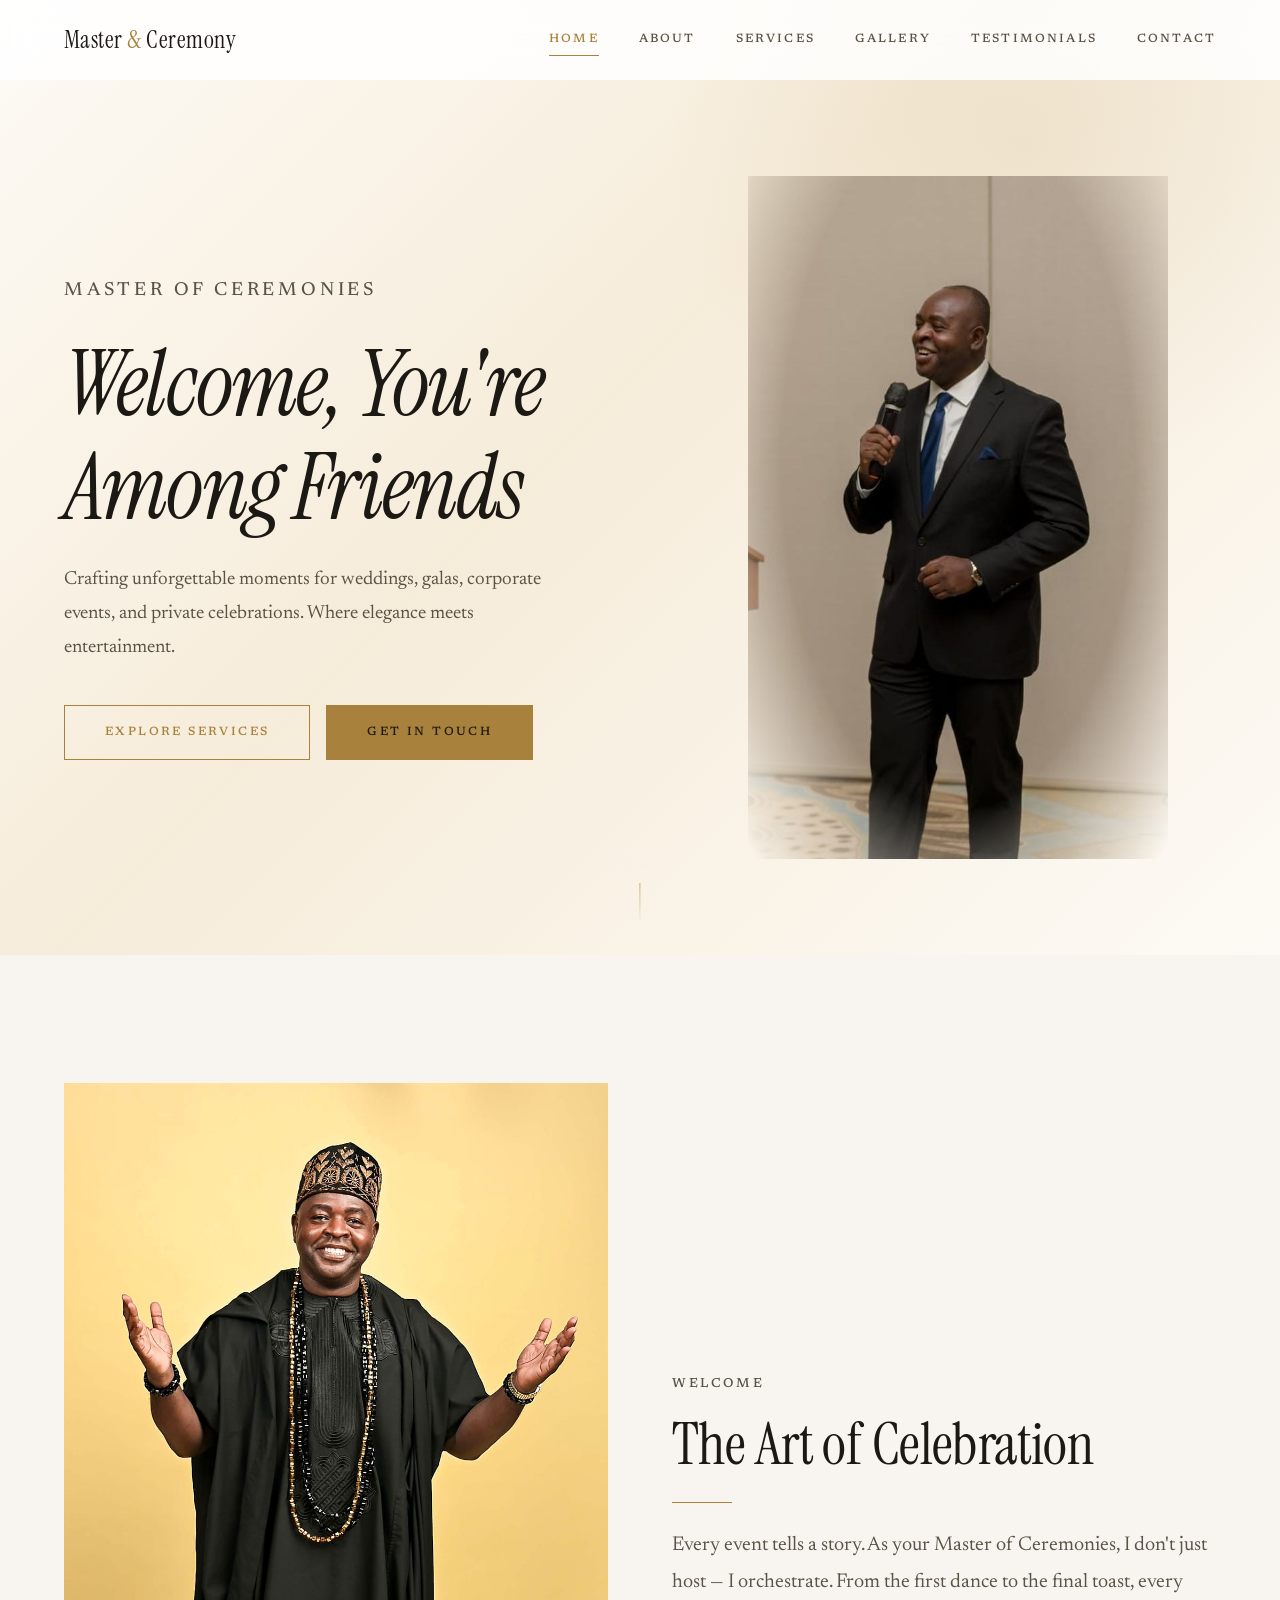
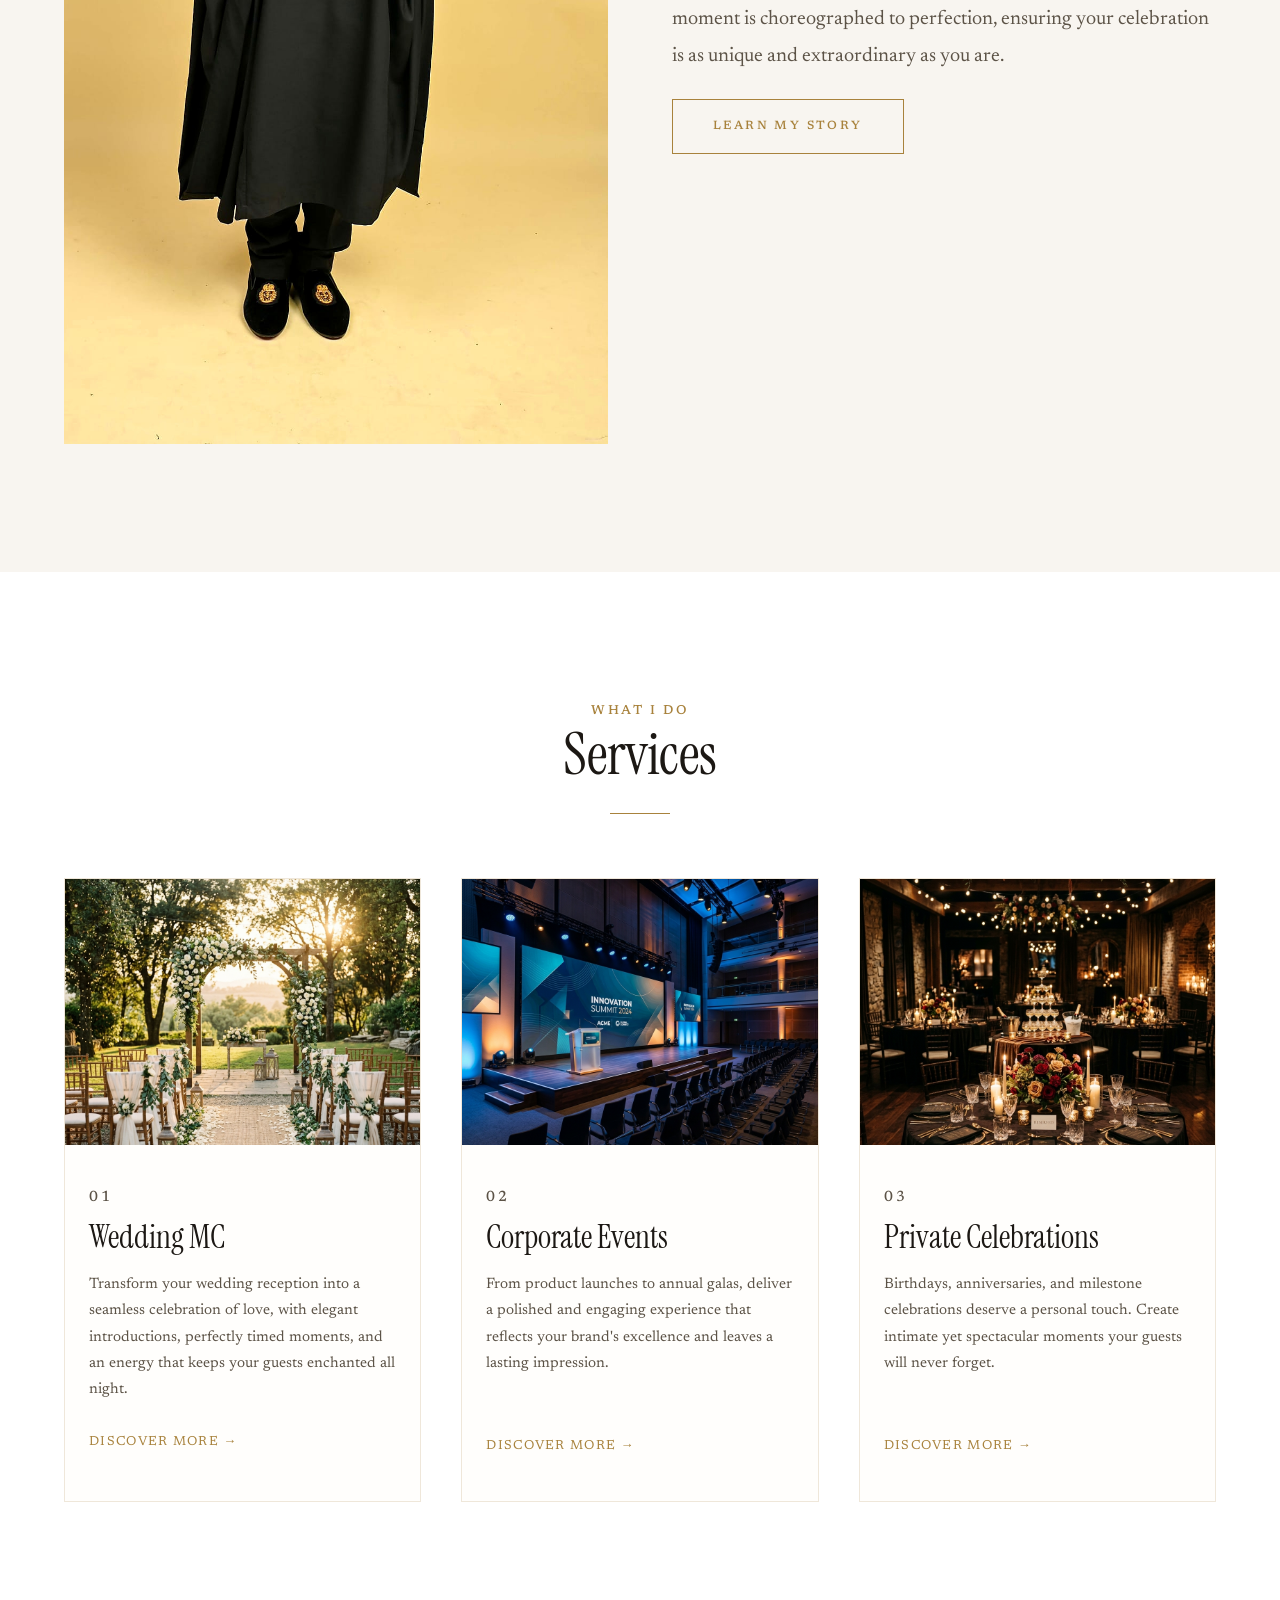
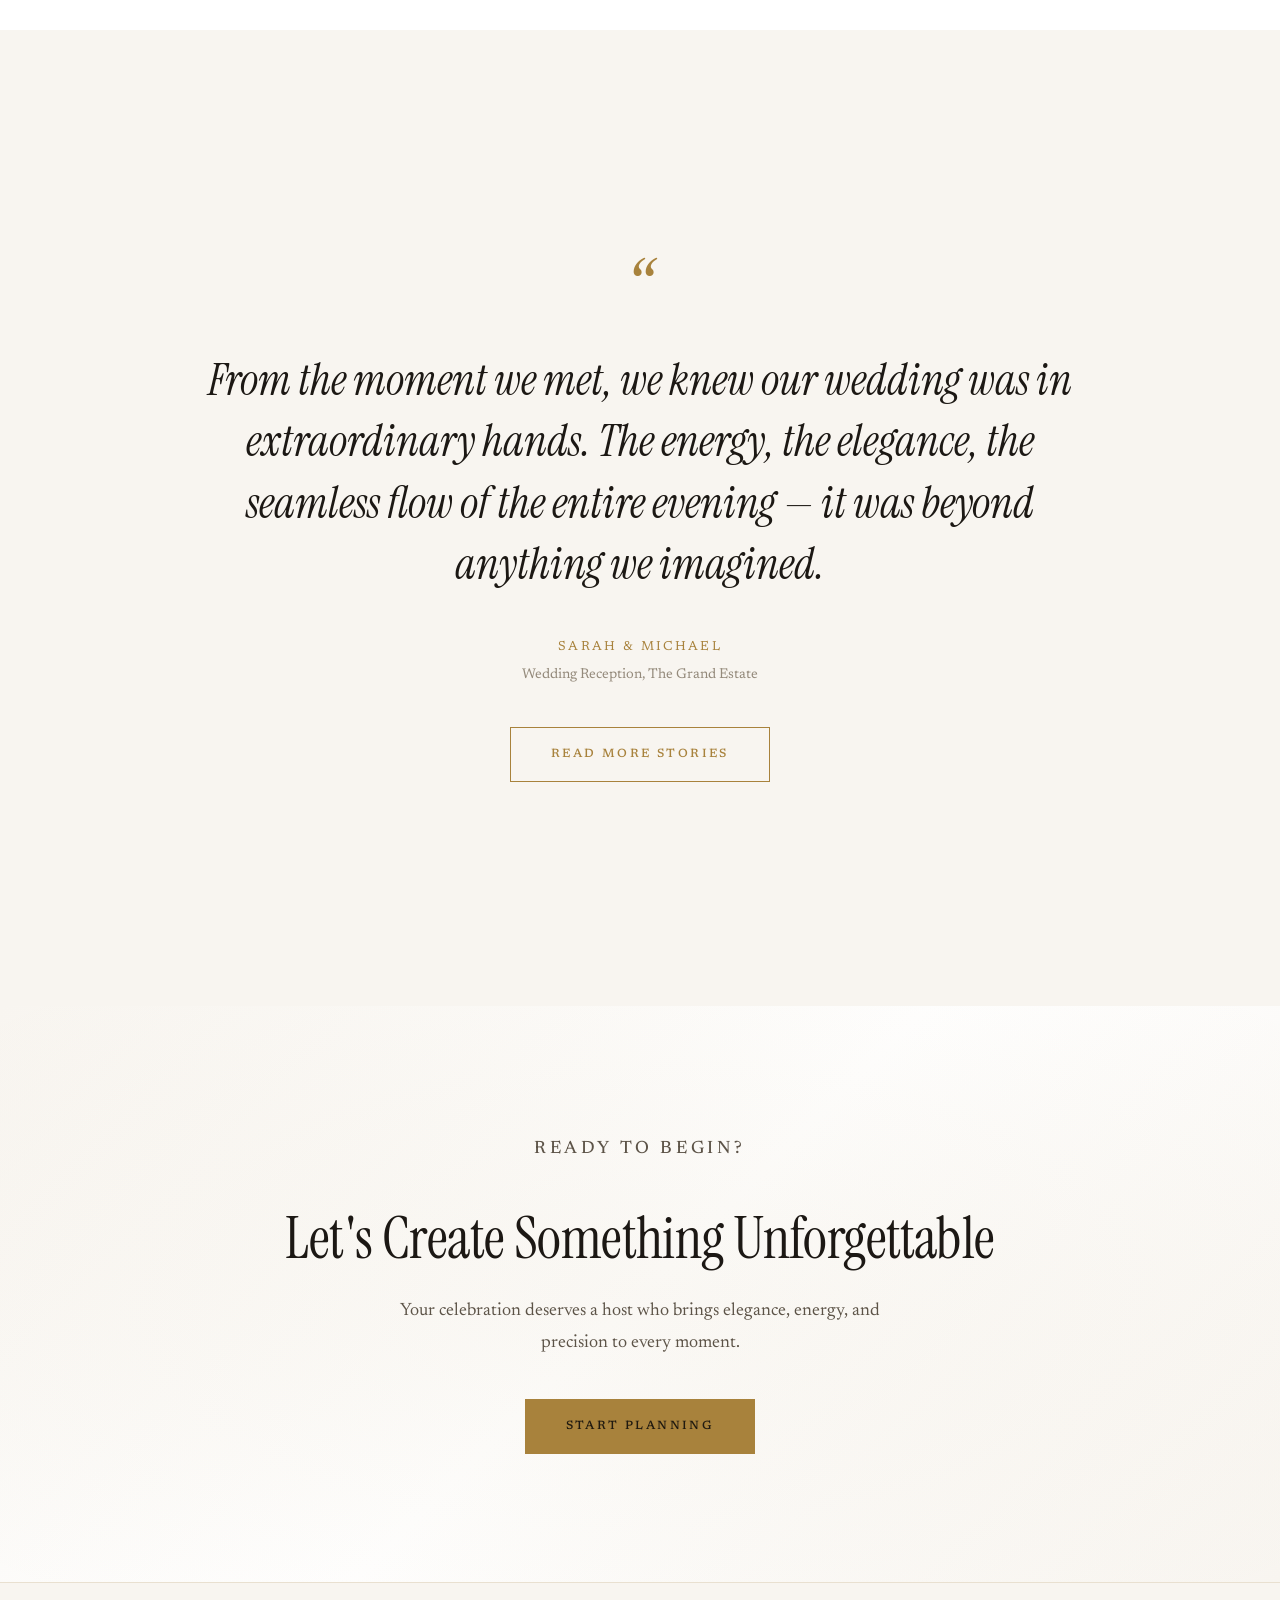
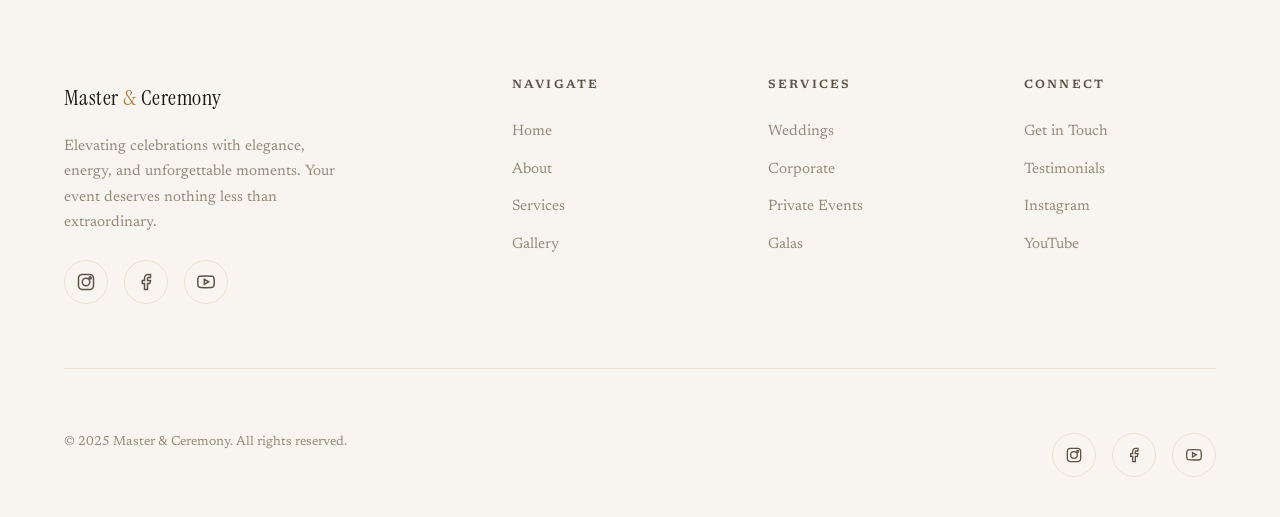
<file: index.html>
<!DOCTYPE html>
<html lang="en">
<head>
  <meta charset="UTF-8">
  <meta name="viewport" content="width=device-width, initial-scale=1.0">
  <title>Master & Ceremony | Elevate Your Celebration</title>
  <meta name="description" content="Crafting unforgettable moments for weddings, galas, corporate events, and private celebrations. Where elegance meets entertainment.">
  <link rel="stylesheet" href="styles.css">
</head>
<body>

  <!-- Page Transition -->
  <div class="page-transition"></div>

  <!-- Skip Link -->
  <a href="#main" class="skip-link">Skip to content</a>

  <!-- Header -->
  <header class="header">
    <div class="header__inner">
      <a href="index.html" class="header__logo">Master <span>&</span> Ceremony</a>
      <nav class="header__nav" id="main-nav">
        <a href="index.html">Home</a>
        <a href="about.html">About</a>
        <a href="services.html">Services</a>
        <a href="gallery.html">Gallery</a>
        <a href="testimonials.html">Testimonials</a>
        <a href="contact.html">Contact</a>
      </nav>
      <button class="menu-toggle" aria-label="Toggle menu" aria-expanded="false">
        <span></span><span></span><span></span>
      </button>
    </div>
  </header>

  <!-- Main Content -->
  <main id="main">

    <!-- Hero Section -->
    <section class="hero hero--welcome">
      <div class="hero__welcome-bg"></div>
      <div class="container hero__welcome-inner">
        <div class="hero__welcome-text reveal-left">
          <p class="subheading">MASTER OF CEREMONIES</p>
          <h1 class="heading-italic">Welcome, You're Among Friends</h1>
          <p>Crafting unforgettable moments for weddings, galas, corporate events, and private celebrations. Where elegance meets entertainment.</p>
          <div class="btn-group">
            <a href="services.html" class="btn">Explore Services</a>
            <a href="contact.html" class="btn btn--filled">Get in Touch</a>
          </div>
        </div>
        <div class="hero__welcome-image reveal-right">
          <div class="hero__welcome-glow"></div>
          <img src="images/kayode-welcome.jpg" alt="Kayode &quot;Kayo&quot; Malomo warmly greeting the room, microphone in hand" />
        </div>
      </div>
      <div class="hero__scroll">
        <span>Scroll</span>
        <div class="hero__scroll-line"></div>
      </div>
    </section>

    <!-- Intro Section -->
    <section class="section section--alt">
      <div class="container">
        <div class="about-split">
          <div class="about-split__image about-split__image--full reveal-left">
            <img src="images/kayode-agbada.jpg" alt="Kayode &quot;Kayo&quot; Malomo smiling with arms open in welcome, wearing traditional agbada attire" />
          </div>
          <div class="about-split__text reveal-right">
            <p class="subheading">WELCOME</p>
            <h2>The Art of Celebration</h2>
            <span class="gold-line"></span>
            <p class="body-large">
              Every event tells a story. As your Master of Ceremonies, I don't just host — I orchestrate. From the first dance to the final toast, every moment is choreographed to perfection, ensuring your celebration is as unique and extraordinary as you are.
            </p>
            <a href="about.html" class="btn">Learn My Story</a>
          </div>
        </div>
      </div>
    </section>

    <!-- Services Preview -->
    <section class="section">
      <div class="container">
        <div class="text-center reveal" style="margin-bottom: var(--space-xl);">
          <p class="subheading">WHAT I DO</p>
          <h2>Services</h2>
          <span class="gold-line gold-line--center"></span>
        </div>
        
        <div class="grid-3">
          <!-- Card 1 -->
          <article class="card reveal reveal-delay-1">
            <div class="card__image">
              <img src="images/service-wedding.png" alt="Wedding Ceremony" />
            </div>
            <div class="card__body">
              <p class="subheading">01</p>
              <h3>Wedding MC</h3>
              <p>Transform your wedding reception into a seamless celebration of love, with elegant introductions, perfectly timed moments, and an energy that keeps your guests enchanted all night.</p>
              <a href="services.html" class="text-gold" style="font-size: 0.8125rem; letter-spacing: 0.1em; text-transform: uppercase;">Discover More &rarr;</a>
            </div>
          </article>

          <!-- Card 2 -->
          <article class="card reveal reveal-delay-2">
            <div class="card__image">
              <img src="images/service-corporate.png" alt="Corporate Event" />
            </div>
            <div class="card__body">
              <p class="subheading">02</p>
              <h3>Corporate Events</h3>
              <p>From product launches to annual galas, deliver a polished and engaging experience that reflects your brand's excellence and leaves a lasting impression.</p>
              <br>
              <a href="services.html" class="text-gold" style="font-size: 0.8125rem; letter-spacing: 0.1em; text-transform: uppercase;">Discover More &rarr;</a>
            </div>
          </article>

          <!-- Card 3 -->
          <article class="card reveal reveal-delay-3">
            <div class="card__image">
              <img src="images/service-private.png" alt="Private Celebration" />
            </div>
            <div class="card__body">
              <p class="subheading">03</p>
              <h3>Private Celebrations</h3>
              <p>Birthdays, anniversaries, and milestone celebrations deserve a personal touch. Create intimate yet spectacular moments your guests will never forget.</p>
              <br>
              <a href="services.html" class="text-gold" style="font-size: 0.8125rem; letter-spacing: 0.1em; text-transform: uppercase;">Discover More &rarr;</a>
            </div>
          </article>
        </div>
      </div>
    </section>

    <!-- Testimonial Highlight -->
    <section class="section section--alt">
      <div class="container reveal">
        <div class="testimonial-featured">
          <p class="testimonial-featured__quote">
            From the moment we met, we knew our wedding was in extraordinary hands. The energy, the elegance, the seamless flow of the entire evening — it was beyond anything we imagined.
          </p>
          <p class="testimonial-featured__author">Sarah & Michael</p>
          <p class="testimonial-featured__event">Wedding Reception, The Grand Estate</p>
          <div style="margin-top: var(--space-lg);">
            <a href="testimonials.html" class="btn">Read More Stories</a>
          </div>
        </div>
      </div>
    </section>

    <!-- CTA Banner -->
    <section class="cta-banner">
      <div class="cta-banner__bg"></div>
      <div class="container cta-banner__content reveal">
        <p class="subheading">READY TO BEGIN?</p>
        <h2>Let's Create Something Unforgettable</h2>
        <p>Your celebration deserves a host who brings elegance, energy, and precision to every moment.</p>
        <a href="contact.html" class="btn btn--filled">Start Planning</a>
      </div>
    </section>

  </main>

  <!-- Footer -->
  <footer class="footer">
    <div class="container">
      <div class="footer__inner">
        <div class="footer__brand">
          <a href="index.html" class="header__logo">Master <span>&</span> Ceremony</a>
          <p>Elevating celebrations with elegance, energy, and unforgettable moments. Your event deserves nothing less than extraordinary.</p>
          <div class="social-links">
            <a href="#" aria-label="Instagram"><svg width="18" height="18" viewBox="0 0 24 24" fill="none" stroke="currentColor" stroke-width="2"><rect x="2" y="2" width="20" height="20" rx="5"/><circle cx="12" cy="12" r="5"/><circle cx="17.5" cy="6.5" r="1.5"/></svg></a>
            <a href="#" aria-label="Facebook"><svg width="18" height="18" viewBox="0 0 24 24" fill="none" stroke="currentColor" stroke-width="2"><path d="M18 2h-3a5 5 0 0 0-5 5v3H7v4h3v8h4v-8h3l1-4h-4V7a1 1 0 0 1 1-1h3z"/></svg></a>
            <a href="#" aria-label="YouTube"><svg width="18" height="18" viewBox="0 0 24 24" fill="none" stroke="currentColor" stroke-width="2"><path d="M22.54 6.42a2.78 2.78 0 0 0-1.94-2C18.88 4 12 4 12 4s-6.88 0-8.6.46a2.78 2.78 0 0 0-1.94 2A29 29 0 0 0 1 11.75a29 29 0 0 0 .46 5.33A2.78 2.78 0 0 0 3.4 19.1c1.72.46 8.6.46 8.6.46s6.88 0 8.6-.46a2.78 2.78 0 0 0 1.94-2 29 29 0 0 0 .46-5.25 29 29 0 0 0-.46-5.43z"/><polygon points="9.75 15.02 15.5 11.75 9.75 8.48 9.75 15.02"/></svg></a>
          </div>
        </div>
        <div class="footer__col">
          <h4>Navigate</h4>
          <ul>
            <li><a href="index.html">Home</a></li>
            <li><a href="about.html">About</a></li>
            <li><a href="services.html">Services</a></li>
            <li><a href="gallery.html">Gallery</a></li>
          </ul>
        </div>
        <div class="footer__col">
          <h4>Services</h4>
          <ul>
            <li><a href="services.html">Weddings</a></li>
            <li><a href="services.html">Corporate</a></li>
            <li><a href="services.html">Private Events</a></li>
            <li><a href="services.html">Galas</a></li>
          </ul>
        </div>
        <div class="footer__col">
          <h4>Connect</h4>
          <ul>
            <li><a href="contact.html">Get in Touch</a></li>
            <li><a href="testimonials.html">Testimonials</a></li>
            <li><a href="#">Instagram</a></li>
            <li><a href="#">YouTube</a></li>
          </ul>
        </div>
      </div>
      <div class="footer__bottom">
        <p>&copy; 2025 Master & Ceremony. All rights reserved.</p>
        <div class="social-links">
          <a href="#" aria-label="Instagram"><svg width="16" height="16" viewBox="0 0 24 24" fill="none" stroke="currentColor" stroke-width="2"><rect x="2" y="2" width="20" height="20" rx="5"/><circle cx="12" cy="12" r="5"/><circle cx="17.5" cy="6.5" r="1.5"/></svg></a>
          <a href="#" aria-label="Facebook"><svg width="16" height="16" viewBox="0 0 24 24" fill="none" stroke="currentColor" stroke-width="2"><path d="M18 2h-3a5 5 0 0 0-5 5v3H7v4h3v8h4v-8h3l1-4h-4V7a1 1 0 0 1 1-1h3z"/></svg></a>
          <a href="#" aria-label="YouTube"><svg width="16" height="16" viewBox="0 0 24 24" fill="none" stroke="currentColor" stroke-width="2"><path d="M22.54 6.42a2.78 2.78 0 0 0-1.94-2C18.88 4 12 4 12 4s-6.88 0-8.6.46a2.78 2.78 0 0 0-1.94 2A29 29 0 0 0 1 11.75a29 29 0 0 0 .46 5.33A2.78 2.78 0 0 0 3.4 19.1c1.72.46 8.6.46 8.6.46s6.88 0 8.6-.46a2.78 2.78 0 0 0 1.94-2 29 29 0 0 0 .46-5.25 29 29 0 0 0-.46-5.43z"/><polygon points="9.75 15.02 15.5 11.75 9.75 8.48 9.75 15.02"/></svg></a>
        </div>
      </div>
    </div>
  </footer>

  <!-- Scripts -->
  <script src="main.js"></script>
</body>
</html>
</file>
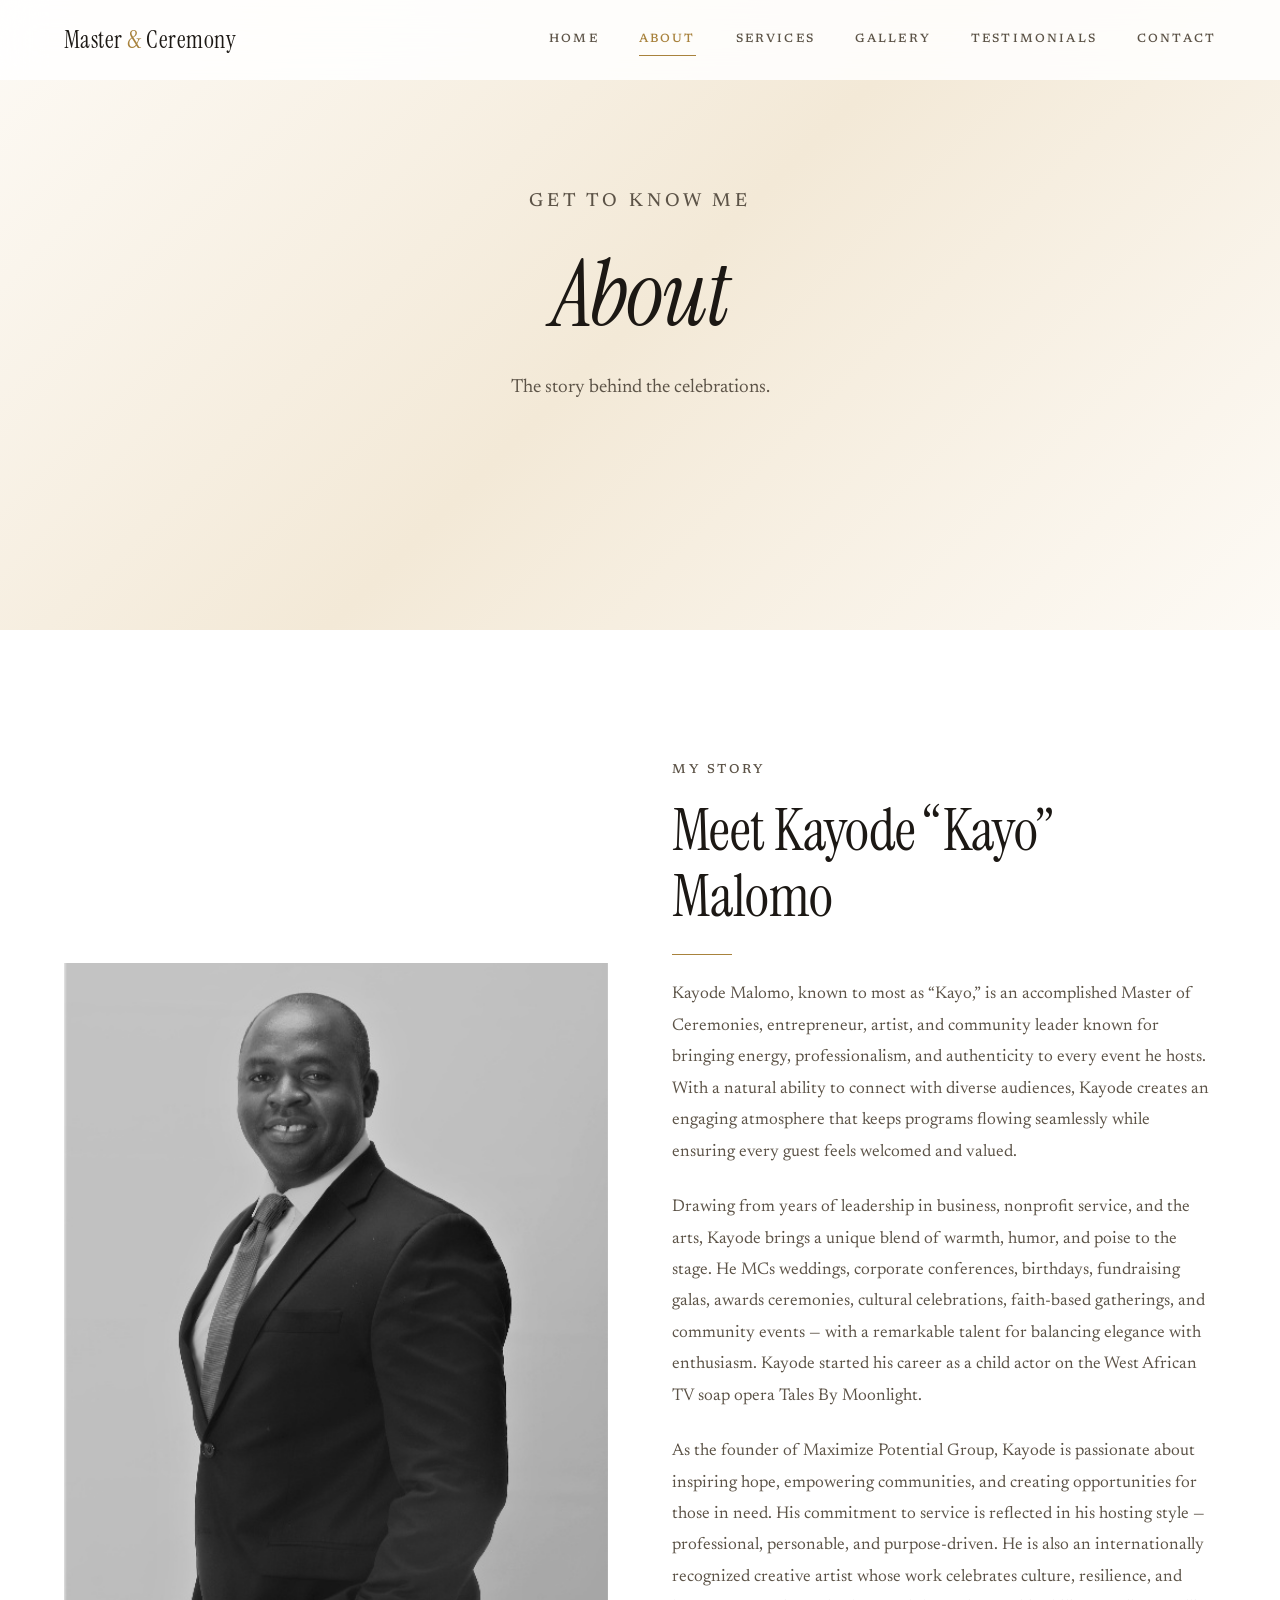
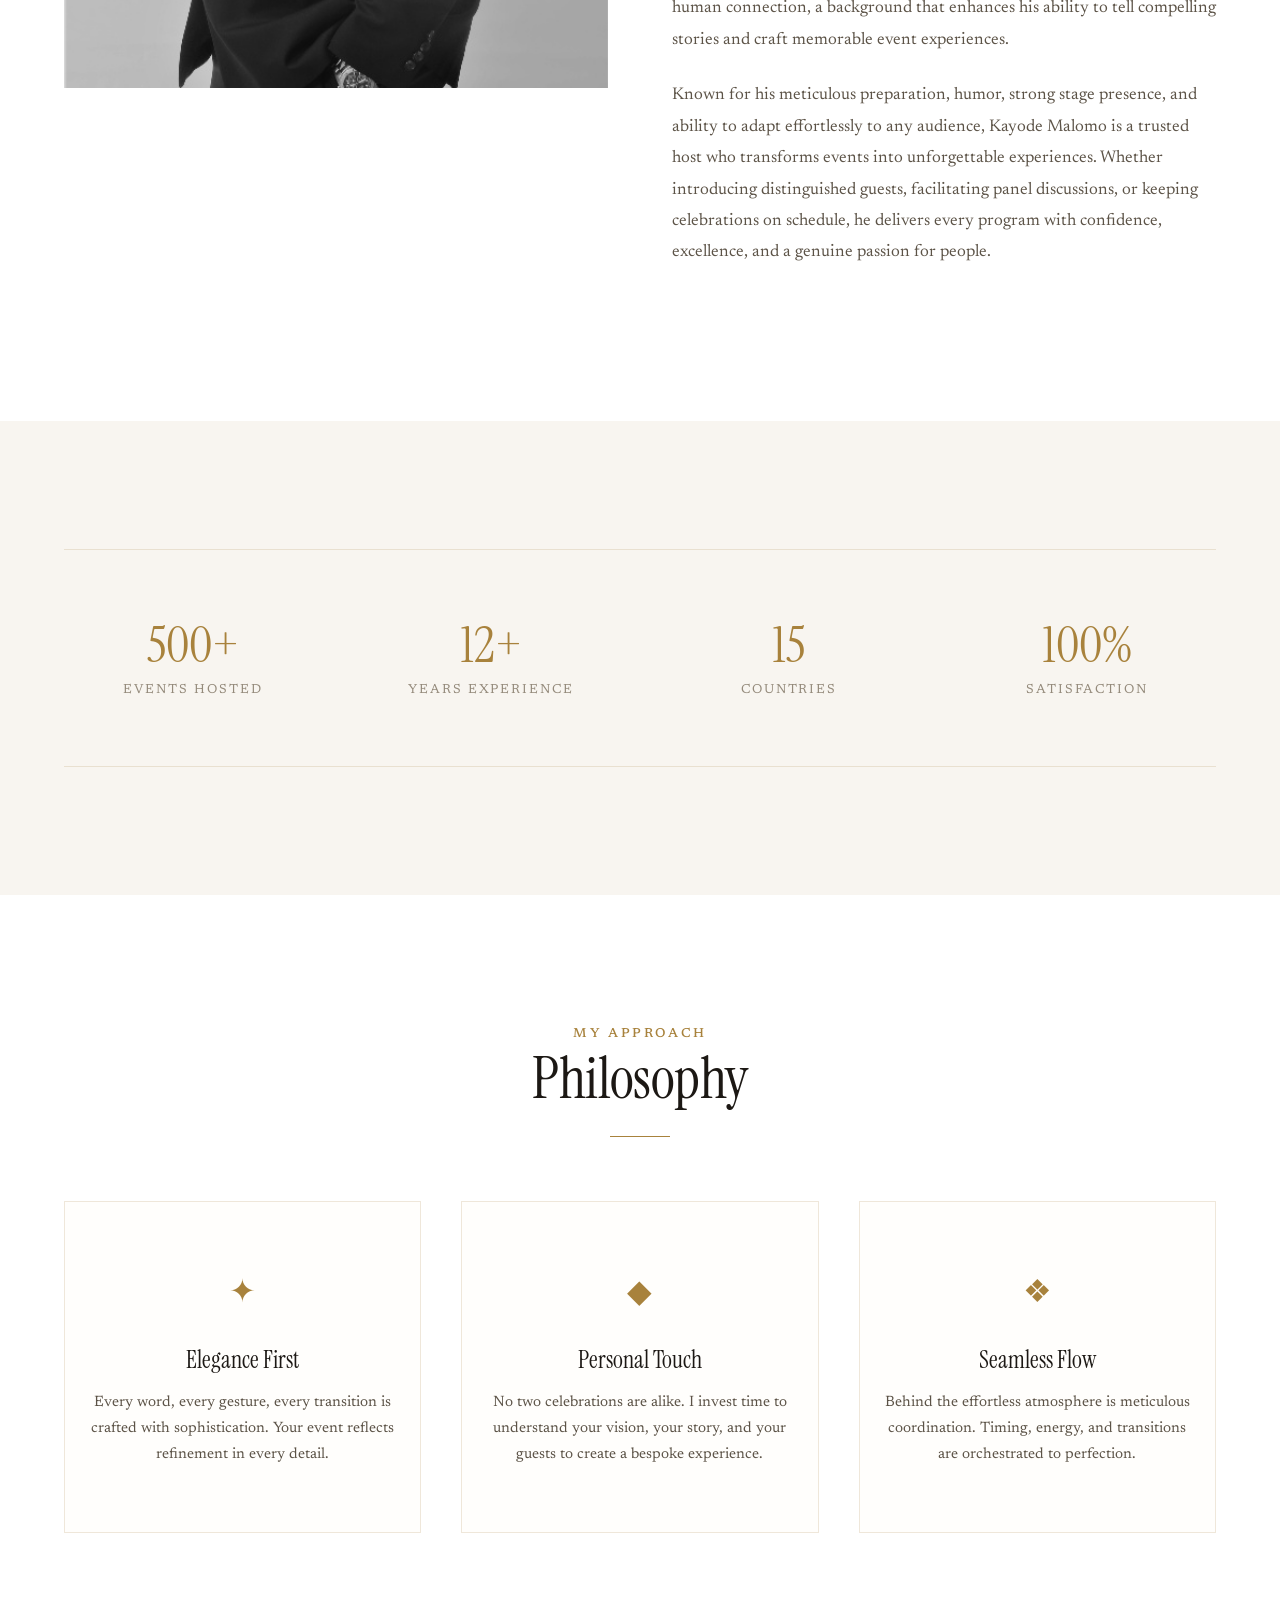
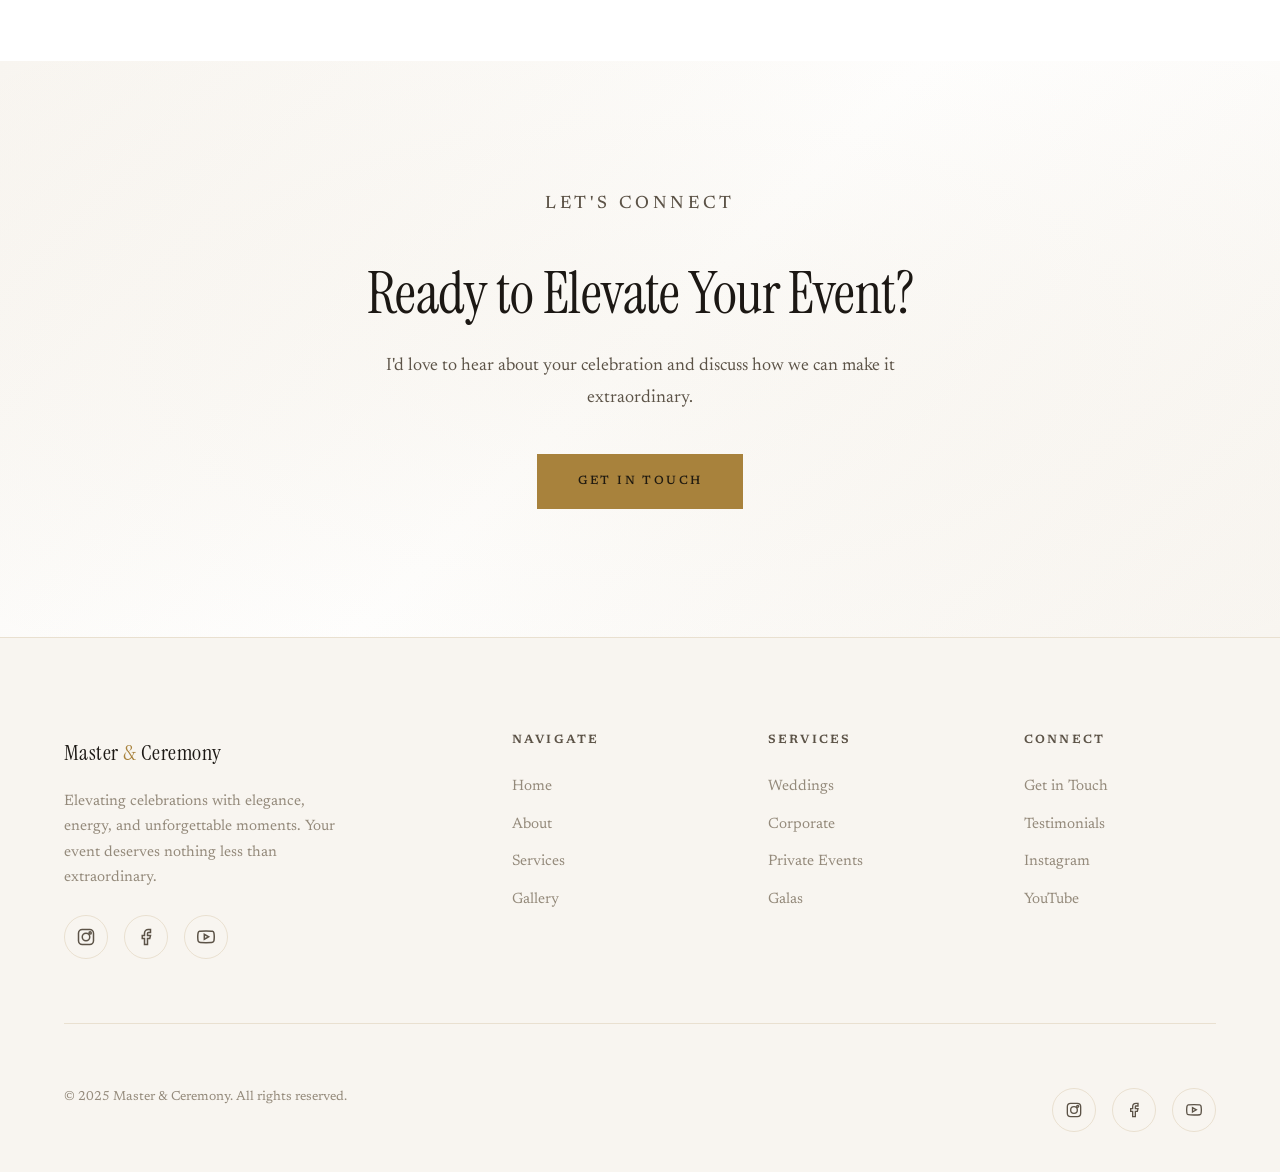
<file: about.html>
<!DOCTYPE html>
<html lang="en">
<head>
  <meta charset="UTF-8">
  <meta name="viewport" content="width=device-width, initial-scale=1.0">
  <title>About Kayode Malomo | Master & Ceremony</title>
  <meta name="description" content="Meet Kayode 'Kayo' Malomo — Master of Ceremonies, entrepreneur, artist, and community leader bringing energy and authenticity to every event.">
  <link rel="stylesheet" href="styles.css">
</head>
<body>

  <!-- Page Transition -->
  <div class="page-transition"></div>

  <!-- Skip Link -->
  <a href="#main" class="skip-link">Skip to content</a>

  <!-- Header -->
  <header class="header">
    <div class="header__inner">
      <a href="index.html" class="header__logo">Master <span>&</span> Ceremony</a>
      <nav class="header__nav" id="main-nav">
        <a href="index.html">Home</a>
        <a href="about.html">About</a>
        <a href="services.html">Services</a>
        <a href="gallery.html">Gallery</a>
        <a href="testimonials.html">Testimonials</a>
        <a href="contact.html">Contact</a>
      </nav>
      <button class="menu-toggle" aria-label="Toggle menu" aria-expanded="false">
        <span></span><span></span><span></span>
      </button>
    </div>
  </header>

  <!-- Main Content -->
  <main id="main">

    <!-- Hero Section -->
    <section class="hero hero--short">
      <div class="hero__bg" style="background: linear-gradient(135deg, #fdfaf5 0%, #f3e9d7 50%, #fdfaf5 100%);"></div>
      <div class="hero__overlay"></div>
      <div class="hero__content reveal">
        <p class="subheading">GET TO KNOW ME</p>
        <h1 class="heading-italic">About</h1>
        <p>The story behind the celebrations.</p>
      </div>
    </section>

    <!-- About Split Section -->
    <section class="section">
      <div class="container">
        <div class="about-split">
          <div class="about-split__image reveal-left">
            <img src="images/kayode-portrait.jpg" alt="Kayode &quot;Kayo&quot; Malomo, Master of Ceremonies" />
          </div>
          <div class="about-split__text reveal-right">
            <p class="subheading">MY STORY</p>
            <h2>Meet Kayode &ldquo;Kayo&rdquo; Malomo</h2>
            <span class="gold-line"></span>
            <p>Kayode Malomo, known to most as &ldquo;Kayo,&rdquo; is an accomplished Master of Ceremonies, entrepreneur, artist, and community leader known for bringing energy, professionalism, and authenticity to every event he hosts. With a natural ability to connect with diverse audiences, Kayode creates an engaging atmosphere that keeps programs flowing seamlessly while ensuring every guest feels welcomed and valued.</p>
            <p>Drawing from years of leadership in business, nonprofit service, and the arts, Kayode brings a unique blend of warmth, humor, and poise to the stage. He MCs weddings, corporate conferences, birthdays, fundraising galas, awards ceremonies, cultural celebrations, faith-based gatherings, and community events &mdash; with a remarkable talent for balancing elegance with enthusiasm. Kayode started his career as a child actor on the West African TV soap opera Tales By Moonlight.</p>
            <p>As the founder of Maximize Potential Group, Kayode is passionate about inspiring hope, empowering communities, and creating opportunities for those in need. His commitment to service is reflected in his hosting style &mdash; professional, personable, and purpose-driven. He is also an internationally recognized creative artist whose work celebrates culture, resilience, and human connection, a background that enhances his ability to tell compelling stories and craft memorable event experiences.</p>
            <p>Known for his meticulous preparation, humor, strong stage presence, and ability to adapt effortlessly to any audience, Kayode Malomo is a trusted host who transforms events into unforgettable experiences. Whether introducing distinguished guests, facilitating panel discussions, or keeping celebrations on schedule, he delivers every program with confidence, excellence, and a genuine passion for people.</p>
          </div>
        </div>
      </div>
    </section>

    <!-- Stats Section -->
    <section class="section section--alt">
      <div class="container">
        <div class="stats">
          <div class="stat reveal reveal-delay-1">
            <div class="stat__number">500+</div>
            <div class="stat__label">Events Hosted</div>
          </div>
          <div class="stat reveal reveal-delay-2">
            <div class="stat__number">12+</div>
            <div class="stat__label">Years Experience</div>
          </div>
          <div class="stat reveal reveal-delay-3">
            <div class="stat__number">15</div>
            <div class="stat__label">Countries</div>
          </div>
          <div class="stat reveal reveal-delay-4">
            <div class="stat__number">100%</div>
            <div class="stat__label">Satisfaction</div>
          </div>
        </div>
      </div>
    </section>

    <!-- Philosophy Section -->
    <section class="section">
      <div class="container">
        <div class="text-center reveal" style="margin-bottom: var(--space-xl);">
          <p class="subheading">MY APPROACH</p>
          <h2>Philosophy</h2>
          <span class="gold-line gold-line--center"></span>
        </div>
        
        <div class="grid-3">
          <!-- Card 1 -->
          <div class="philosophy-card reveal reveal-delay-1">
            <div class="philosophy-card__icon">✦</div>
            <h4>Elegance First</h4>
            <p>Every word, every gesture, every transition is crafted with sophistication. Your event reflects refinement in every detail.</p>
          </div>

          <!-- Card 2 -->
          <div class="philosophy-card reveal reveal-delay-2">
            <div class="philosophy-card__icon">◆</div>
            <h4>Personal Touch</h4>
            <p>No two celebrations are alike. I invest time to understand your vision, your story, and your guests to create a bespoke experience.</p>
          </div>

          <!-- Card 3 -->
          <div class="philosophy-card reveal reveal-delay-3">
            <div class="philosophy-card__icon">❖</div>
            <h4>Seamless Flow</h4>
            <p>Behind the effortless atmosphere is meticulous coordination. Timing, energy, and transitions are orchestrated to perfection.</p>
          </div>
        </div>
      </div>
    </section>

    <!-- CTA Banner -->
    <section class="cta-banner">
      <div class="cta-banner__bg"></div>
      <div class="container cta-banner__content reveal">
        <p class="subheading">LET'S CONNECT</p>
        <h2>Ready to Elevate Your Event?</h2>
        <p>I'd love to hear about your celebration and discuss how we can make it extraordinary.</p>
        <a href="contact.html" class="btn btn--filled">Get in Touch</a>
      </div>
    </section>

  </main>

  <!-- Footer -->
  <footer class="footer">
    <div class="container">
      <div class="footer__inner">
        <div class="footer__brand">
          <a href="index.html" class="header__logo">Master <span>&</span> Ceremony</a>
          <p>Elevating celebrations with elegance, energy, and unforgettable moments. Your event deserves nothing less than extraordinary.</p>
          <div class="social-links">
            <a href="#" aria-label="Instagram"><svg width="18" height="18" viewBox="0 0 24 24" fill="none" stroke="currentColor" stroke-width="2"><rect x="2" y="2" width="20" height="20" rx="5"/><circle cx="12" cy="12" r="5"/><circle cx="17.5" cy="6.5" r="1.5"/></svg></a>
            <a href="#" aria-label="Facebook"><svg width="18" height="18" viewBox="0 0 24 24" fill="none" stroke="currentColor" stroke-width="2"><path d="M18 2h-3a5 5 0 0 0-5 5v3H7v4h3v8h4v-8h3l1-4h-4V7a1 1 0 0 1 1-1h3z"/></svg></a>
            <a href="#" aria-label="YouTube"><svg width="18" height="18" viewBox="0 0 24 24" fill="none" stroke="currentColor" stroke-width="2"><path d="M22.54 6.42a2.78 2.78 0 0 0-1.94-2C18.88 4 12 4 12 4s-6.88 0-8.6.46a2.78 2.78 0 0 0-1.94 2A29 29 0 0 0 1 11.75a29 29 0 0 0 .46 5.33A2.78 2.78 0 0 0 3.4 19.1c1.72.46 8.6.46 8.6.46s6.88 0 8.6-.46a2.78 2.78 0 0 0 1.94-2 29 29 0 0 0 .46-5.25 29 29 0 0 0-.46-5.43z"/><polygon points="9.75 15.02 15.5 11.75 9.75 8.48 9.75 15.02"/></svg></a>
          </div>
        </div>
        <div class="footer__col">
          <h4>Navigate</h4>
          <ul>
            <li><a href="index.html">Home</a></li>
            <li><a href="about.html">About</a></li>
            <li><a href="services.html">Services</a></li>
            <li><a href="gallery.html">Gallery</a></li>
          </ul>
        </div>
        <div class="footer__col">
          <h4>Services</h4>
          <ul>
            <li><a href="services.html">Weddings</a></li>
            <li><a href="services.html">Corporate</a></li>
            <li><a href="services.html">Private Events</a></li>
            <li><a href="services.html">Galas</a></li>
          </ul>
        </div>
        <div class="footer__col">
          <h4>Connect</h4>
          <ul>
            <li><a href="contact.html">Get in Touch</a></li>
            <li><a href="testimonials.html">Testimonials</a></li>
            <li><a href="#">Instagram</a></li>
            <li><a href="#">YouTube</a></li>
          </ul>
        </div>
      </div>
      <div class="footer__bottom">
        <p>&copy; 2025 Master & Ceremony. All rights reserved.</p>
        <div class="social-links">
          <a href="#" aria-label="Instagram"><svg width="16" height="16" viewBox="0 0 24 24" fill="none" stroke="currentColor" stroke-width="2"><rect x="2" y="2" width="20" height="20" rx="5"/><circle cx="12" cy="12" r="5"/><circle cx="17.5" cy="6.5" r="1.5"/></svg></a>
          <a href="#" aria-label="Facebook"><svg width="16" height="16" viewBox="0 0 24 24" fill="none" stroke="currentColor" stroke-width="2"><path d="M18 2h-3a5 5 0 0 0-5 5v3H7v4h3v8h4v-8h3l1-4h-4V7a1 1 0 0 1 1-1h3z"/></svg></a>
          <a href="#" aria-label="YouTube"><svg width="16" height="16" viewBox="0 0 24 24" fill="none" stroke="currentColor" stroke-width="2"><path d="M22.54 6.42a2.78 2.78 0 0 0-1.94-2C18.88 4 12 4 12 4s-6.88 0-8.6.46a2.78 2.78 0 0 0-1.94 2A29 29 0 0 0 1 11.75a29 29 0 0 0 .46 5.33A2.78 2.78 0 0 0 3.4 19.1c1.72.46 8.6.46 8.6.46s6.88 0 8.6-.46a2.78 2.78 0 0 0 1.94-2 29 29 0 0 0 .46-5.25 29 29 0 0 0-.46-5.43z"/><polygon points="9.75 15.02 15.5 11.75 9.75 8.48 9.75 15.02"/></svg></a>
        </div>
      </div>
    </div>
  </footer>

  <!-- Scripts -->
  <script src="main.js"></script>
</body>
</html>
</file>
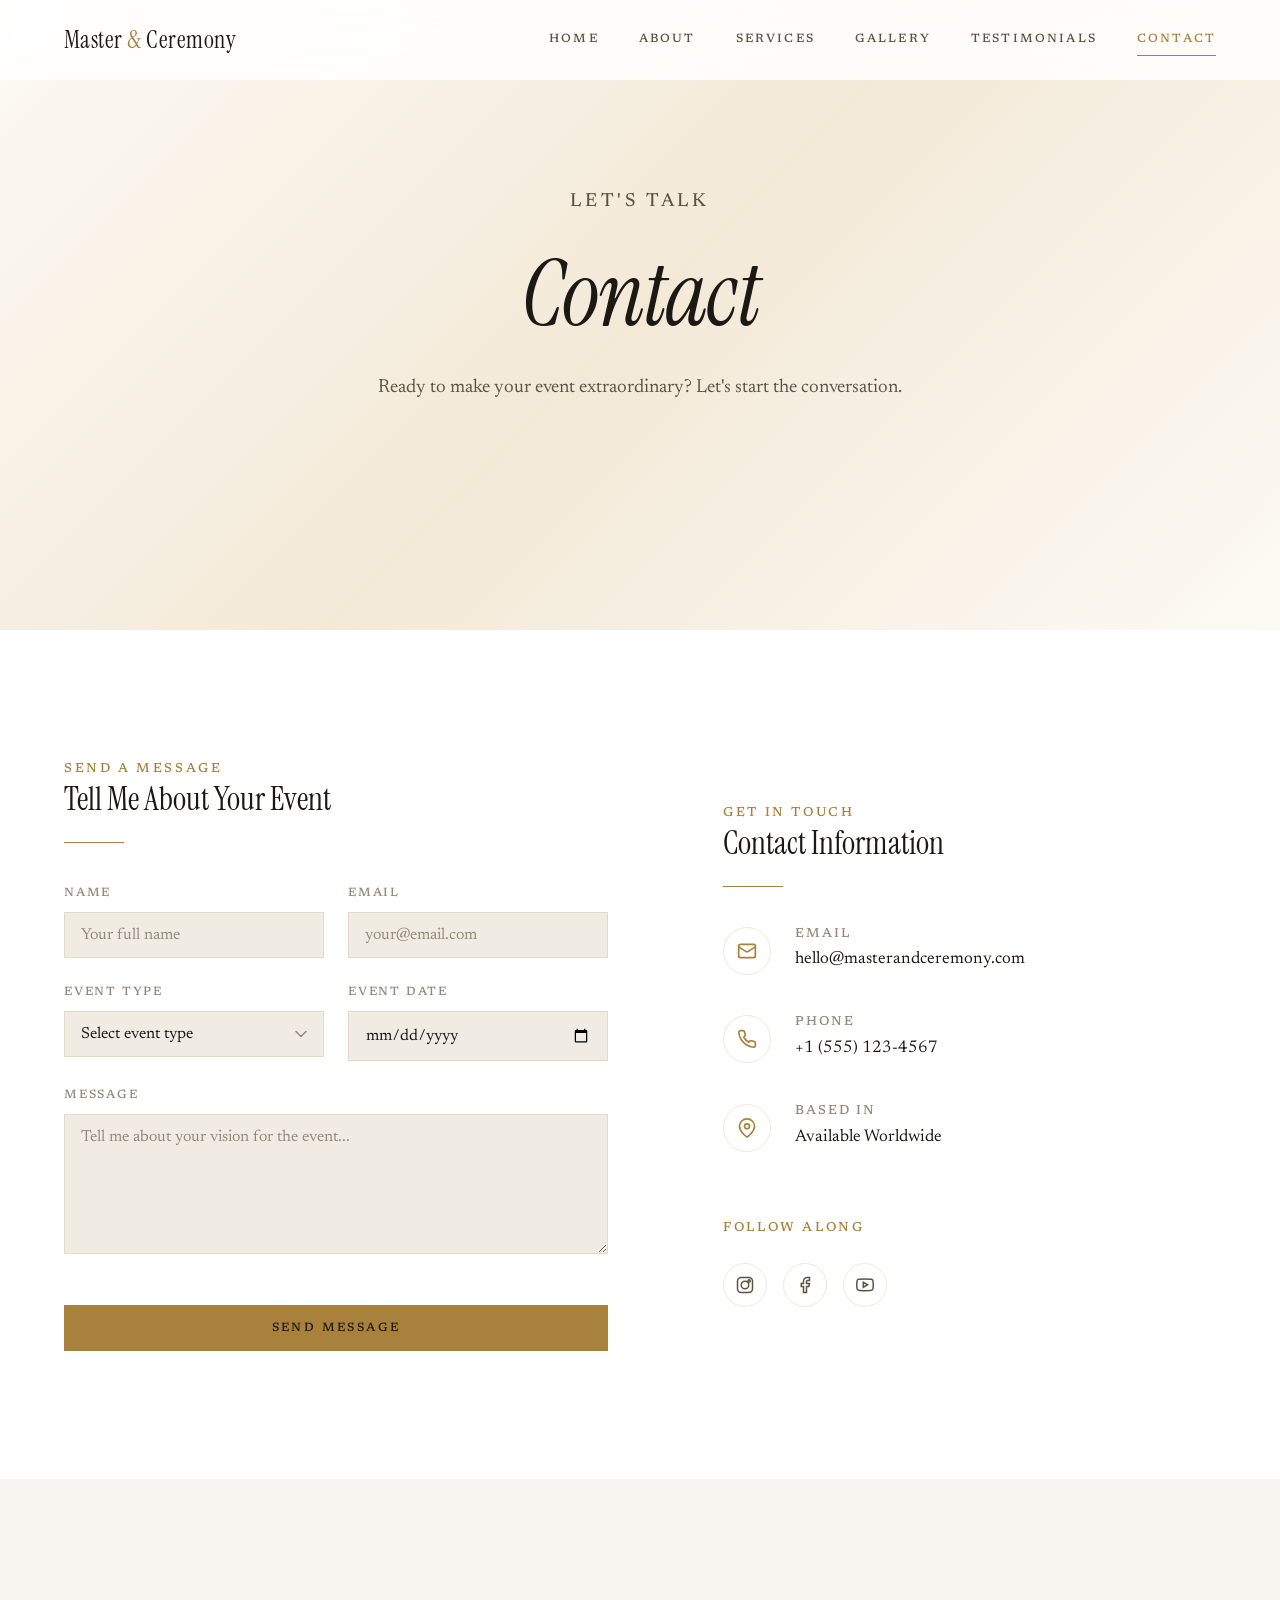
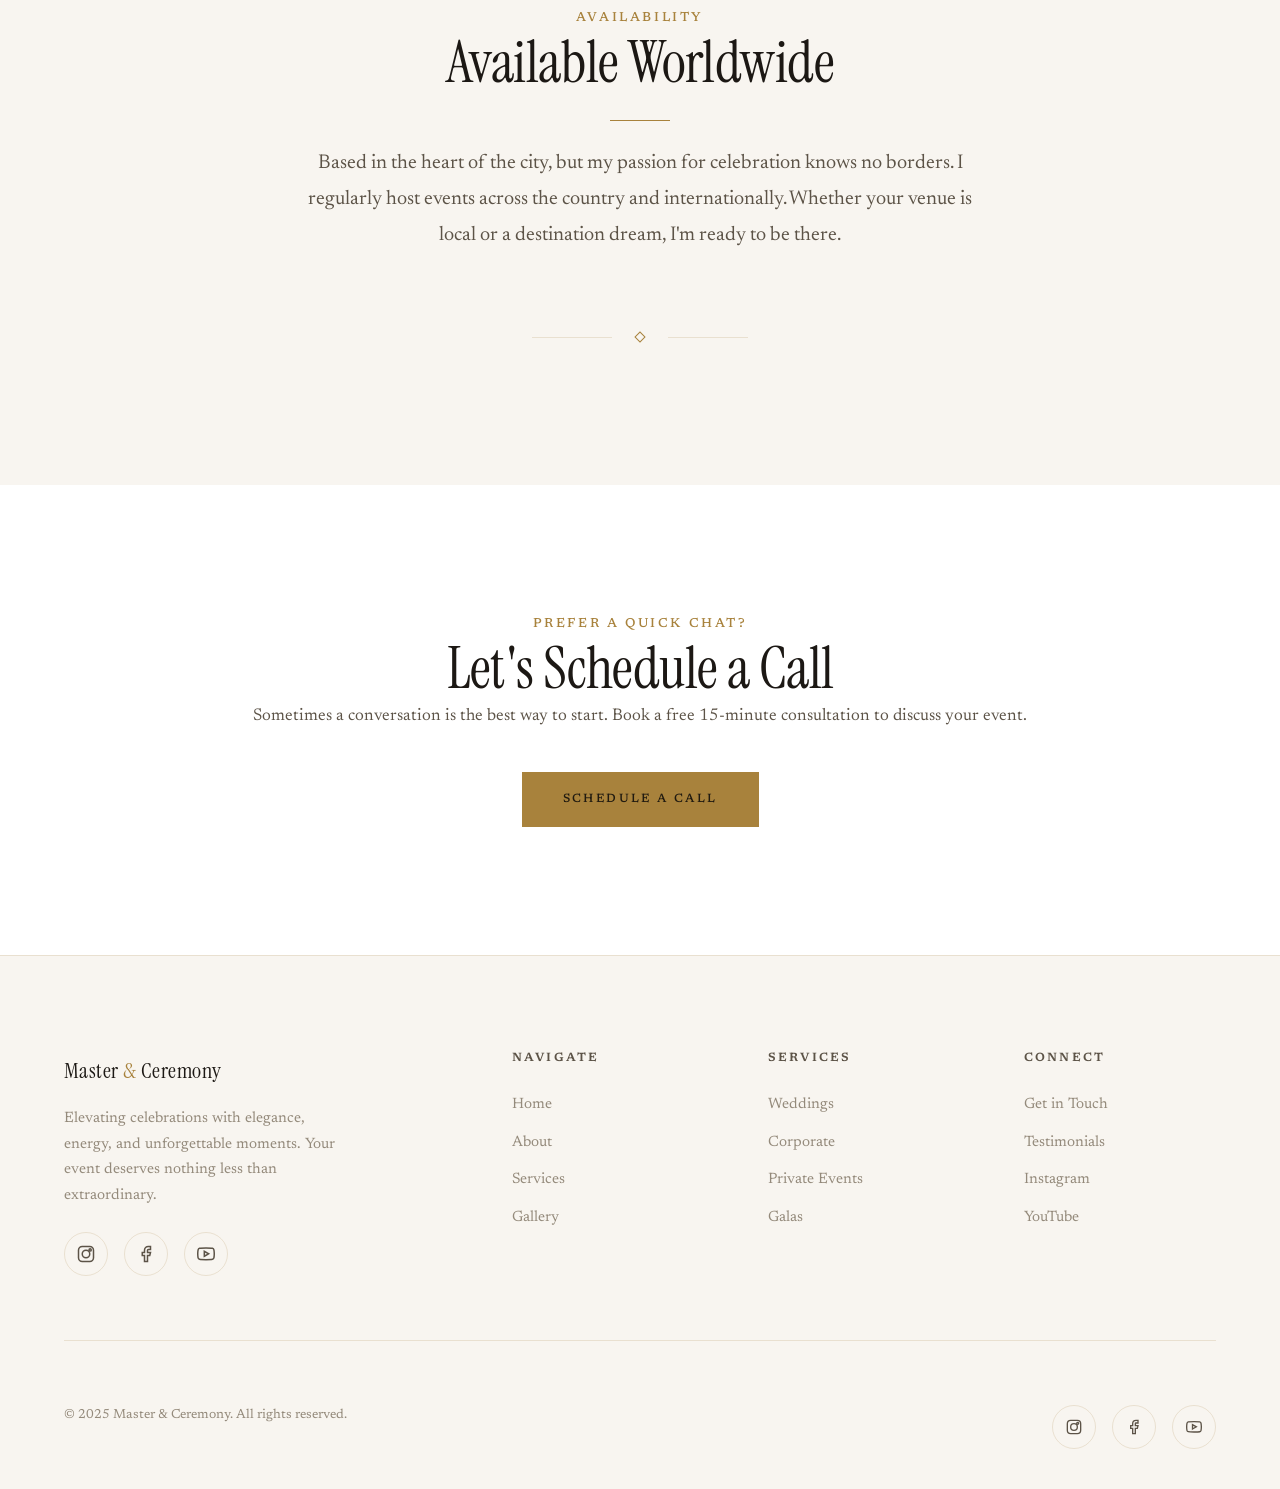
<file: contact.html>
<!DOCTYPE html>
<html lang="en">
<head>
  <meta charset="UTF-8">
  <meta name="viewport" content="width=device-width, initial-scale=1.0">
  <title>Contact | Master & Ceremony</title>
  <meta name="description" content="Get in touch to book your Master of Ceremonies for weddings, corporate events, and private celebrations worldwide.">
  <link rel="stylesheet" href="styles.css">
</head>
<body>

  <!-- Page Transition -->
  <div class="page-transition"></div>

  <!-- Skip Link -->
  <a href="#main" class="skip-link">Skip to content</a>

  <!-- Header -->
  <header class="header">
    <div class="header__inner">
      <a href="index.html" class="header__logo">Master <span>&</span> Ceremony</a>
      <nav class="header__nav" id="main-nav">
        <a href="index.html">Home</a>
        <a href="about.html">About</a>
        <a href="services.html">Services</a>
        <a href="gallery.html">Gallery</a>
        <a href="testimonials.html">Testimonials</a>
        <a href="contact.html">Contact</a>
      </nav>
      <button class="menu-toggle" aria-label="Toggle menu" aria-expanded="false">
        <span></span><span></span><span></span>
      </button>
    </div>
  </header>

  <!-- Main Content -->
  <main id="main">

    <!-- Hero Section -->
    <section class="hero hero--short">
      <div class="hero__bg" style="background: linear-gradient(135deg, #fdfaf5 0%, #f3e9d7 50%, #fdfaf5 100%);"></div>
      <div class="hero__overlay"></div>
      <div class="hero__content reveal">
        <p class="subheading">LET'S TALK</p>
        <h1 class="heading-italic">Contact</h1>
        <p>Ready to make your event extraordinary? Let's start the conversation.</p>
      </div>
    </section>

    <!-- Contact Section -->
    <section class="section">
      <div class="container">
        <div class="grid-2">
          
          <!-- Contact Form -->
          <div class="reveal-left">
            <p class="subheading">SEND A MESSAGE</p>
            <h3>Tell Me About Your Event</h3>
            <span class="gold-line"></span>
            
            <form id="contact-form" style="margin-top: var(--space-lg);">
              <div class="form-grid">
                <div class="form-group">
                  <label for="name">Name</label>
                  <input type="text" id="name" class="form-control" placeholder="Your full name" required>
                </div>
                <div class="form-group">
                  <label for="email">Email</label>
                  <input type="email" id="email" class="form-control" placeholder="your@email.com" required>
                </div>
              </div>
              
              <div class="form-grid">
                <div class="form-group">
                  <label for="event-type">Event Type</label>
                  <select id="event-type" class="form-control">
                    <option value="">Select event type</option>
                    <option value="wedding">Wedding</option>
                    <option value="corporate">Corporate Event</option>
                    <option value="private">Private Celebration</option>
                    <option value="gala">Gala / Awards</option>
                    <option value="other">Other</option>
                  </select>
                </div>
                <div class="form-group">
                  <label for="event-date">Event Date</label>
                  <input type="date" id="event-date" class="form-control">
                </div>
              </div>
              
              <div class="form-group">
                <label for="message">Message</label>
                <textarea id="message" class="form-control" placeholder="Tell me about your vision for the event..." rows="5" required></textarea>
              </div>
              
              <button type="submit" class="btn btn--filled" style="width: 100%; margin-top: var(--space-sm);">Send Message</button>
            </form>
          </div>
          
          <!-- Contact Info -->
          <div class="reveal-right" style="padding-left: clamp(0px, 4vw, 4rem);">
            <p class="subheading">GET IN TOUCH</p>
            <h3>Contact Information</h3>
            <span class="gold-line"></span>
            
            <div class="contact-info" style="margin-top: var(--space-lg);">
              <div class="contact-info__item">
                <div class="contact-info__icon">
                  <svg width="20" height="20" viewBox="0 0 24 24" fill="none" stroke="currentColor" stroke-width="2"><rect x="2" y="4" width="20" height="16" rx="2"/><path d="m22 7-8.97 5.7a1.94 1.94 0 0 1-2.06 0L2 7"/></svg>
                </div>
                <div class="contact-info__text">
                  <h4>Email</h4>
                  <a href="mailto:hello@masterandceremony.com">hello@masterandceremony.com</a>
                </div>
              </div>
              
              <div class="contact-info__item">
                <div class="contact-info__icon">
                  <svg width="20" height="20" viewBox="0 0 24 24" fill="none" stroke="currentColor" stroke-width="2"><path d="M22 16.92v3a2 2 0 0 1-2.18 2 19.79 19.79 0 0 1-8.63-3.07 19.5 19.5 0 0 1-6-6 19.79 19.79 0 0 1-3.07-8.67A2 2 0 0 1 4.11 2h3a2 2 0 0 1 2 1.72c.127.96.361 1.903.7 2.81a2 2 0 0 1-.45 2.11L8.09 9.91a16 16 0 0 0 6 6l1.27-1.27a2 2 0 0 1 2.11-.45c.907.339 1.85.573 2.81.7A2 2 0 0 1 22 16.92z"/></svg>
                </div>
                <div class="contact-info__text">
                  <h4>Phone</h4>
                  <a href="tel:+15551234567">+1 (555) 123-4567</a>
                </div>
              </div>
              
              <div class="contact-info__item">
                <div class="contact-info__icon">
                  <svg width="20" height="20" viewBox="0 0 24 24" fill="none" stroke="currentColor" stroke-width="2"><path d="M21 10c0 7-9 13-9 13s-9-6-9-13a9 9 0 0 1 18 0z"/><circle cx="12" cy="10" r="3"/></svg>
                </div>
                <div class="contact-info__text">
                  <h4>Based In</h4>
                  <p>Available Worldwide</p>
                </div>
              </div>
            </div>
            
            <div style="margin-top: var(--space-xl);">
              <p class="subheading">FOLLOW ALONG</p>
              <div class="social-links">
                <a href="#" aria-label="Instagram"><svg width="18" height="18" viewBox="0 0 24 24" fill="none" stroke="currentColor" stroke-width="2"><rect x="2" y="2" width="20" height="20" rx="5"/><circle cx="12" cy="12" r="5"/><circle cx="17.5" cy="6.5" r="1.5"/></svg></a>
                <a href="#" aria-label="Facebook"><svg width="18" height="18" viewBox="0 0 24 24" fill="none" stroke="currentColor" stroke-width="2"><path d="M18 2h-3a5 5 0 0 0-5 5v3H7v4h3v8h4v-8h3l1-4h-4V7a1 1 0 0 1 1-1h3z"/></svg></a>
                <a href="#" aria-label="YouTube"><svg width="18" height="18" viewBox="0 0 24 24" fill="none" stroke="currentColor" stroke-width="2"><path d="M22.54 6.42a2.78 2.78 0 0 0-1.94-2C18.88 4 12 4 12 4s-6.88 0-8.6.46a2.78 2.78 0 0 0-1.94 2A29 29 0 0 0 1 11.75a29 29 0 0 0 .46 5.33A2.78 2.78 0 0 0 3.4 19.1c1.72.46 8.6.46 8.6.46s6.88 0 8.6-.46a2.78 2.78 0 0 0 1.94-2 29 29 0 0 0 .46-5.25 29 29 0 0 0-.46-5.43z"/><polygon points="9.75 15.02 15.5 11.75 9.75 8.48 9.75 15.02"/></svg></a>
              </div>
            </div>
          </div>
          
        </div>
      </div>
    </section>

    <!-- Map / Availability -->
    <section class="section section--alt text-center">
      <div class="container container--narrow reveal">
        <p class="subheading">AVAILABILITY</p>
        <h2>Available Worldwide</h2>
        <span class="gold-line gold-line--center"></span>
        <p class="body-large">
          Based in the heart of the city, but my passion for celebration knows no borders. I regularly host events across the country and internationally. Whether your venue is local or a destination dream, I'm ready to be there.
        </p>
        
        <div class="section-divider" style="margin-top: var(--space-xl);">
          <div class="section-divider__line"></div>
          <div class="section-divider__diamond"></div>
          <div class="section-divider__line"></div>
        </div>
      </div>
    </section>

    <!-- Simple CTA -->
    <section class="section text-center">
      <div class="container reveal">
        <p class="subheading">PREFER A QUICK CHAT?</p>
        <h2>Let's Schedule a Call</h2>
        <p style="color: var(--text-secondary); margin-bottom: var(--space-lg);">Sometimes a conversation is the best way to start. Book a free 15-minute consultation to discuss your event.</p>
        <a href="#contact-form" class="btn btn--filled">Schedule a Call</a>
      </div>
    </section>

  </main>

  <!-- Footer -->
  <footer class="footer">
    <div class="container">
      <div class="footer__inner">
        <div class="footer__brand">
          <a href="index.html" class="header__logo">Master <span>&</span> Ceremony</a>
          <p>Elevating celebrations with elegance, energy, and unforgettable moments. Your event deserves nothing less than extraordinary.</p>
          <div class="social-links">
            <a href="#" aria-label="Instagram"><svg width="18" height="18" viewBox="0 0 24 24" fill="none" stroke="currentColor" stroke-width="2"><rect x="2" y="2" width="20" height="20" rx="5"/><circle cx="12" cy="12" r="5"/><circle cx="17.5" cy="6.5" r="1.5"/></svg></a>
            <a href="#" aria-label="Facebook"><svg width="18" height="18" viewBox="0 0 24 24" fill="none" stroke="currentColor" stroke-width="2"><path d="M18 2h-3a5 5 0 0 0-5 5v3H7v4h3v8h4v-8h3l1-4h-4V7a1 1 0 0 1 1-1h3z"/></svg></a>
            <a href="#" aria-label="YouTube"><svg width="18" height="18" viewBox="0 0 24 24" fill="none" stroke="currentColor" stroke-width="2"><path d="M22.54 6.42a2.78 2.78 0 0 0-1.94-2C18.88 4 12 4 12 4s-6.88 0-8.6.46a2.78 2.78 0 0 0-1.94 2A29 29 0 0 0 1 11.75a29 29 0 0 0 .46 5.33A2.78 2.78 0 0 0 3.4 19.1c1.72.46 8.6.46 8.6.46s6.88 0 8.6-.46a2.78 2.78 0 0 0 1.94-2 29 29 0 0 0 .46-5.25 29 29 0 0 0-.46-5.43z"/><polygon points="9.75 15.02 15.5 11.75 9.75 8.48 9.75 15.02"/></svg></a>
          </div>
        </div>
        <div class="footer__col">
          <h4>Navigate</h4>
          <ul>
            <li><a href="index.html">Home</a></li>
            <li><a href="about.html">About</a></li>
            <li><a href="services.html">Services</a></li>
            <li><a href="gallery.html">Gallery</a></li>
          </ul>
        </div>
        <div class="footer__col">
          <h4>Services</h4>
          <ul>
            <li><a href="services.html">Weddings</a></li>
            <li><a href="services.html">Corporate</a></li>
            <li><a href="services.html">Private Events</a></li>
            <li><a href="services.html">Galas</a></li>
          </ul>
        </div>
        <div class="footer__col">
          <h4>Connect</h4>
          <ul>
            <li><a href="contact.html">Get in Touch</a></li>
            <li><a href="testimonials.html">Testimonials</a></li>
            <li><a href="#">Instagram</a></li>
            <li><a href="#">YouTube</a></li>
          </ul>
        </div>
      </div>
      <div class="footer__bottom">
        <p>&copy; 2025 Master & Ceremony. All rights reserved.</p>
        <div class="social-links">
          <a href="#" aria-label="Instagram"><svg width="16" height="16" viewBox="0 0 24 24" fill="none" stroke="currentColor" stroke-width="2"><rect x="2" y="2" width="20" height="20" rx="5"/><circle cx="12" cy="12" r="5"/><circle cx="17.5" cy="6.5" r="1.5"/></svg></a>
          <a href="#" aria-label="Facebook"><svg width="16" height="16" viewBox="0 0 24 24" fill="none" stroke="currentColor" stroke-width="2"><path d="M18 2h-3a5 5 0 0 0-5 5v3H7v4h3v8h4v-8h3l1-4h-4V7a1 1 0 0 1 1-1h3z"/></svg></a>
          <a href="#" aria-label="YouTube"><svg width="16" height="16" viewBox="0 0 24 24" fill="none" stroke="currentColor" stroke-width="2"><path d="M22.54 6.42a2.78 2.78 0 0 0-1.94-2C18.88 4 12 4 12 4s-6.88 0-8.6.46a2.78 2.78 0 0 0-1.94 2A29 29 0 0 0 1 11.75a29 29 0 0 0 .46 5.33A2.78 2.78 0 0 0 3.4 19.1c1.72.46 8.6.46 8.6.46s6.88 0 8.6-.46a2.78 2.78 0 0 0 1.94-2 29 29 0 0 0 .46-5.25 29 29 0 0 0-.46-5.43z"/><polygon points="9.75 15.02 15.5 11.75 9.75 8.48 9.75 15.02"/></svg></a>
        </div>
      </div>
    </div>
  </footer>

  <!-- Scripts -->
  <script src="main.js"></script>
</body>
</html>
</file>
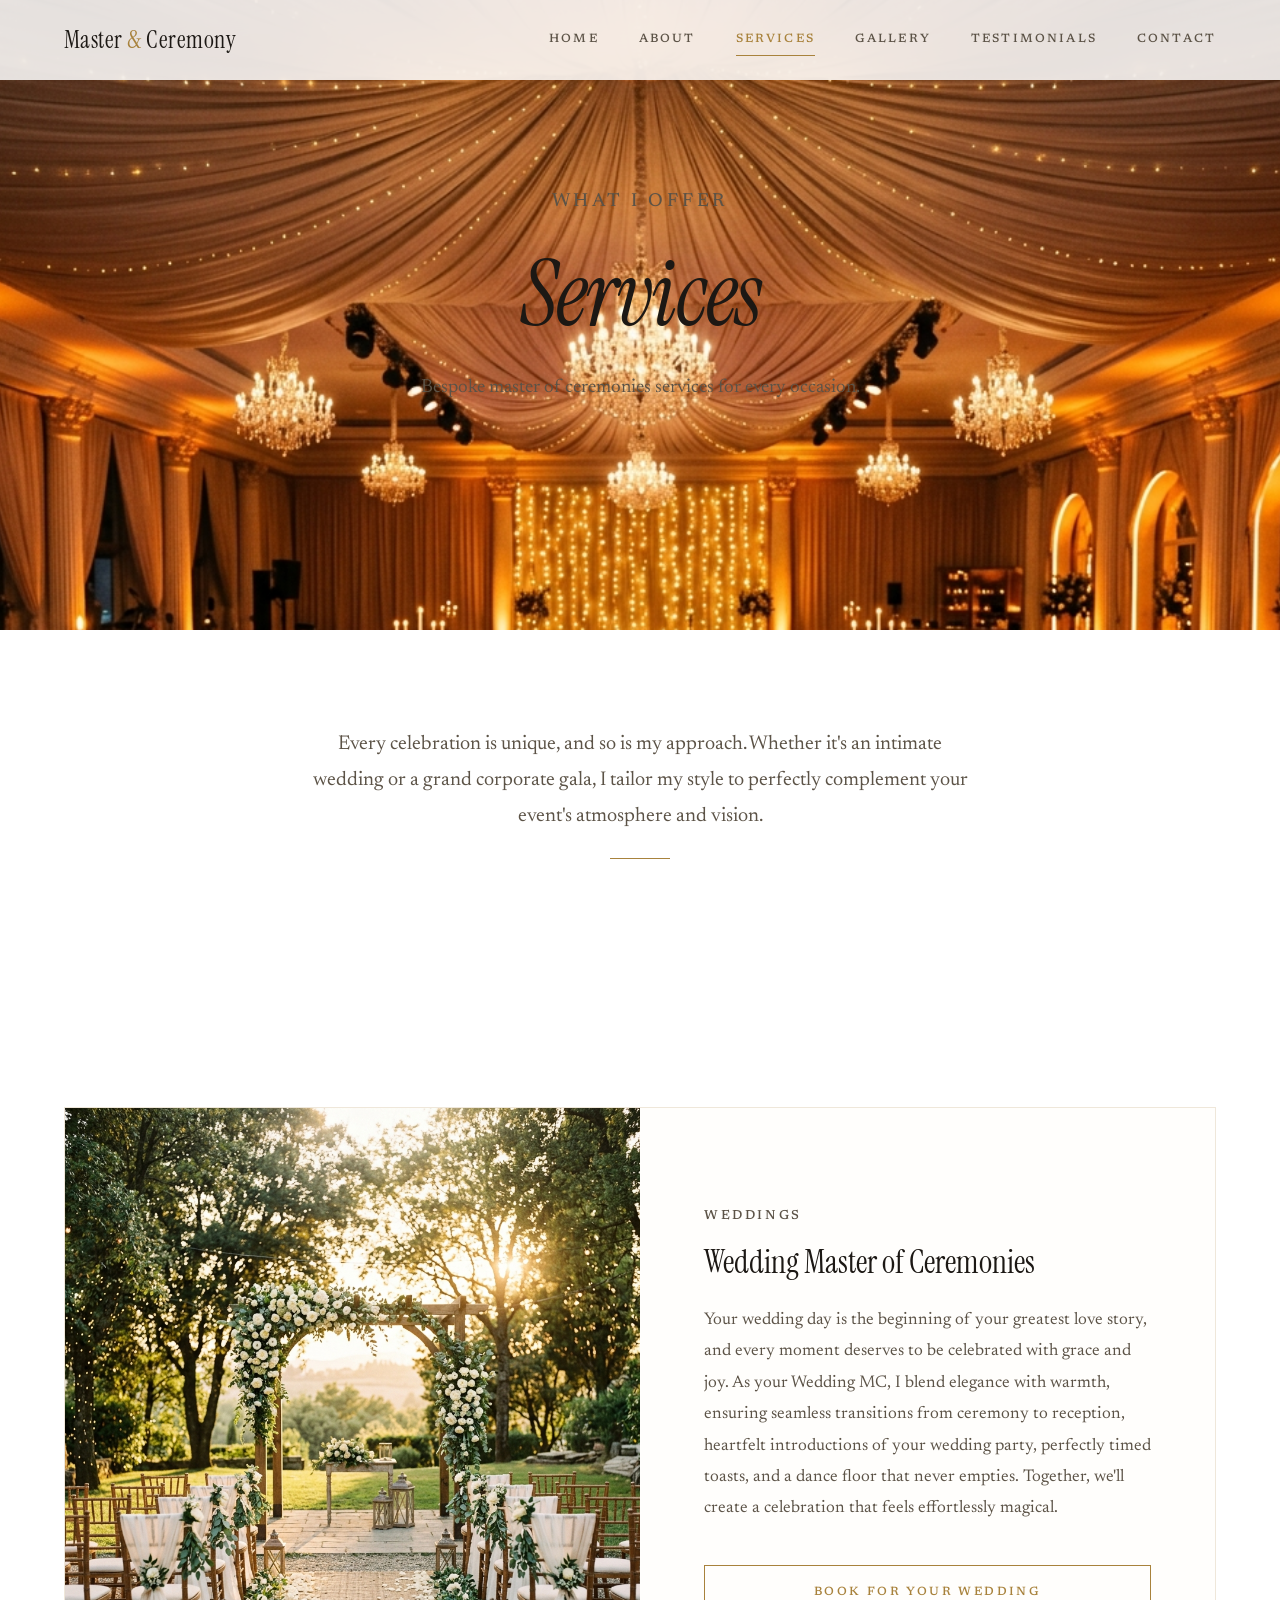
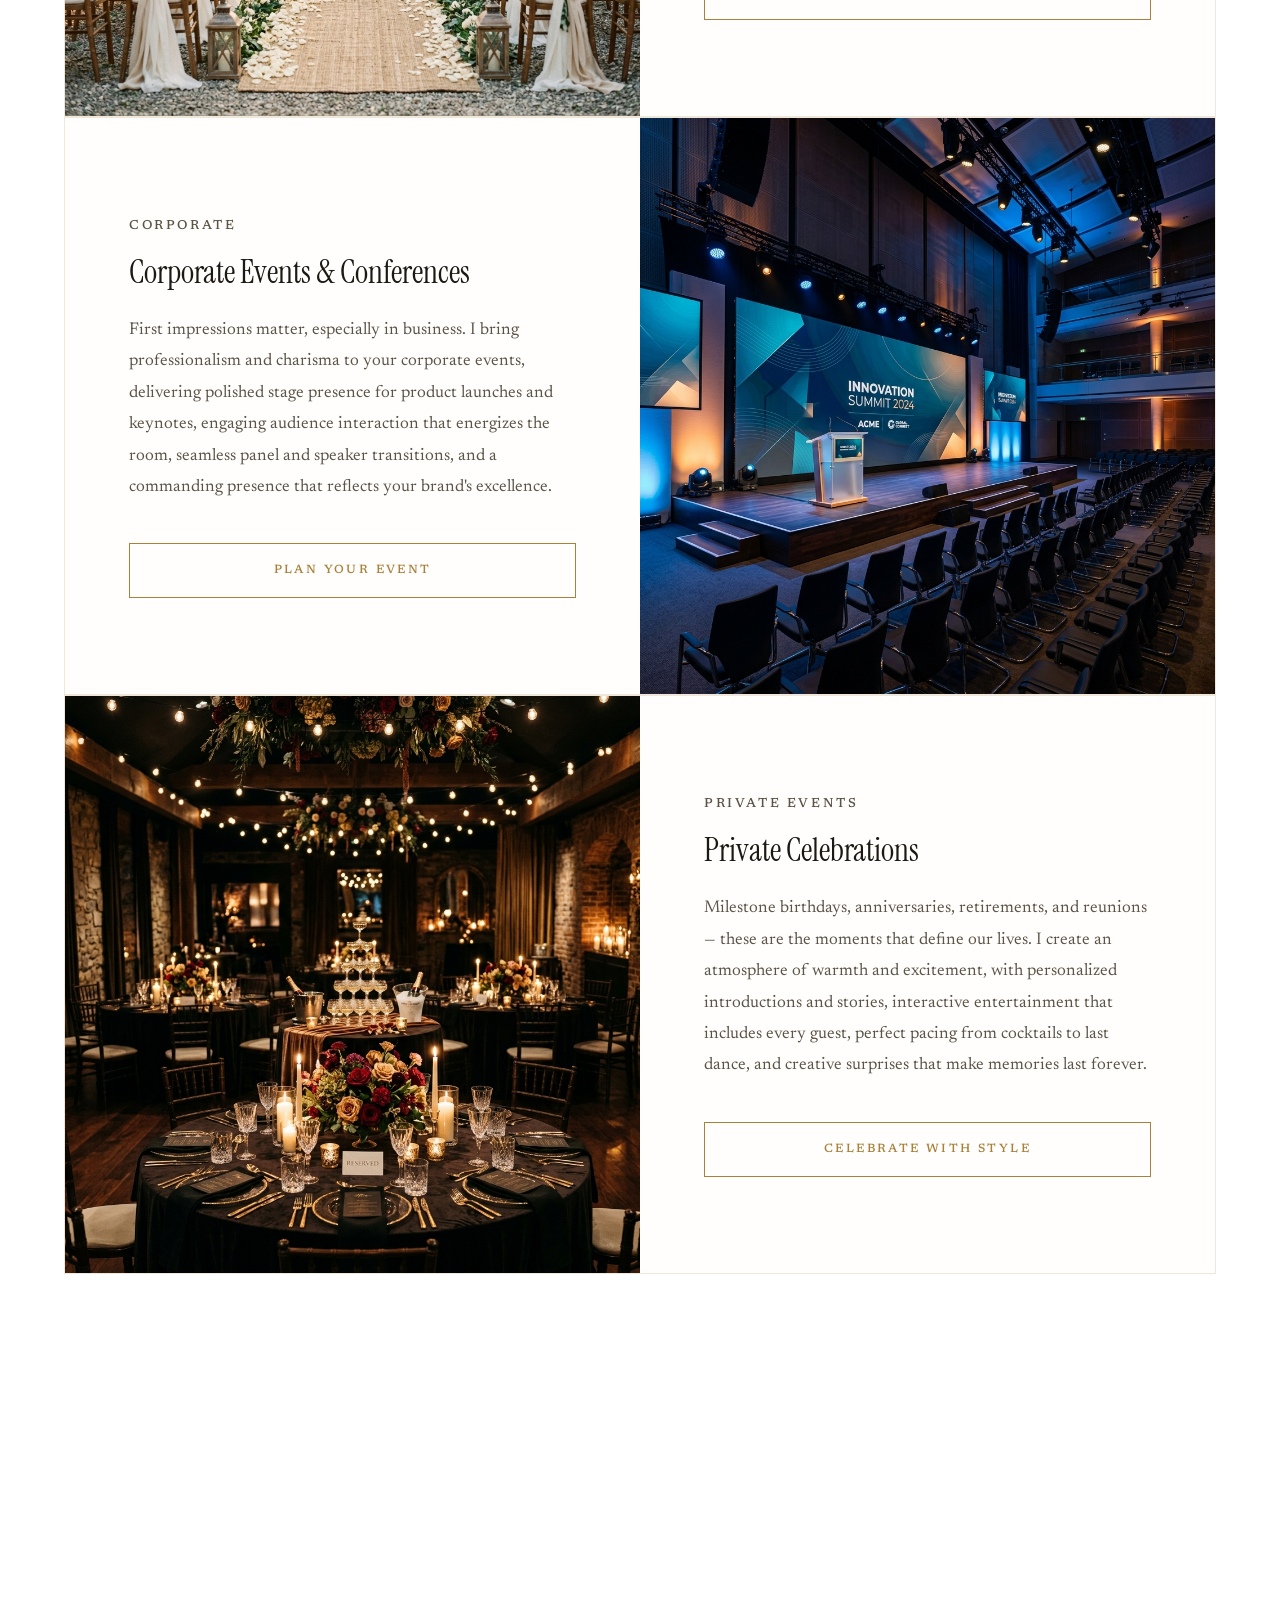
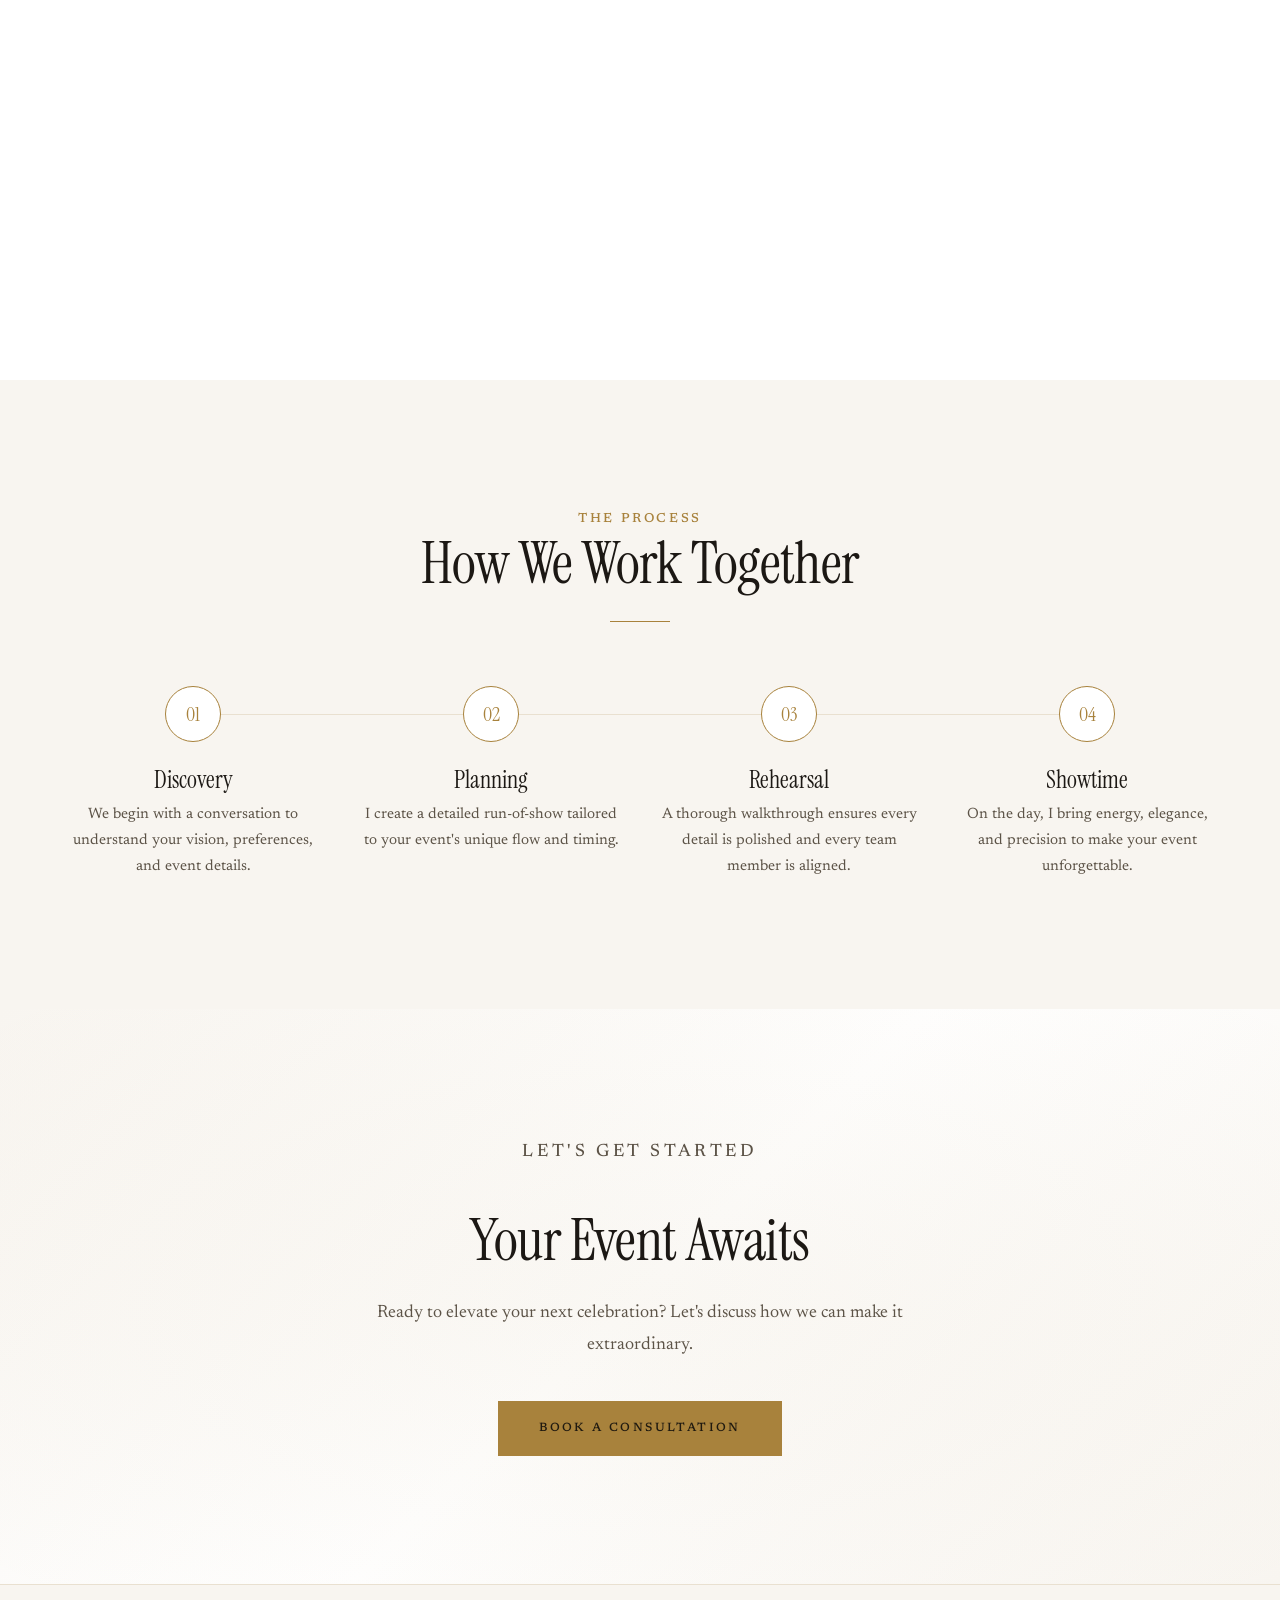
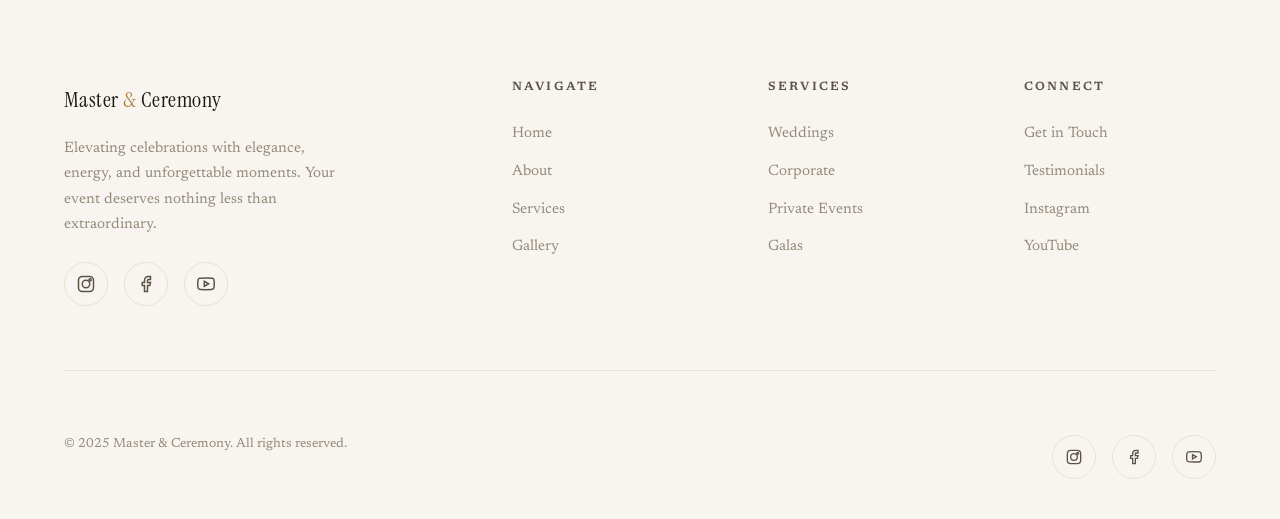
<file: services.html>
<!DOCTYPE html>
<html lang="en">
<head>
  <meta charset="UTF-8">
  <meta name="viewport" content="width=device-width, initial-scale=1.0">
  <title>Services | Master & Ceremony</title>
  <meta name="description" content="Bespoke master of ceremonies services for weddings, corporate events, private celebrations, and galas.">
  <link rel="stylesheet" href="styles.css">
</head>
<body>

  <!-- Page Transition -->
  <div class="page-transition"></div>

  <!-- Skip Link -->
  <a href="#main" class="skip-link">Skip to content</a>

  <!-- Header -->
  <header class="header">
    <div class="header__inner">
      <a href="index.html" class="header__logo">Master <span>&</span> Ceremony</a>
      <nav class="header__nav" id="main-nav">
        <a href="index.html">Home</a>
        <a href="about.html">About</a>
        <a href="services.html">Services</a>
        <a href="gallery.html">Gallery</a>
        <a href="testimonials.html">Testimonials</a>
        <a href="contact.html">Contact</a>
      </nav>
      <button class="menu-toggle" aria-label="Toggle menu" aria-expanded="false">
        <span></span><span></span><span></span>
      </button>
    </div>
  </header>

  <!-- Main Content -->
  <main id="main">

    <!-- Hero Section -->
    <section class="hero hero--short">
      <div class="hero__bg">
        <img src="images/hero-services.png" alt="Services Hero" />
      </div>
      <div class="hero__overlay"></div>
      <div class="hero__content reveal">
        <p class="subheading">WHAT I OFFER</p>
        <h1 class="heading-italic">Services</h1>
        <p>Bespoke master of ceremonies services for every occasion.</p>
      </div>
    </section>

    <!-- Intro Text -->
    <section class="section section--sm text-center">
      <div class="container container--narrow reveal">
        <p class="body-large">
          Every celebration is unique, and so is my approach. Whether it's an intimate wedding or a grand corporate gala, I tailor my style to perfectly complement your event's atmosphere and vision.
        </p>
        <span class="gold-line gold-line--center"></span>
      </div>
    </section>

    <!-- Service Cards Section -->
    <section class="section">
      <div class="container">
        
        <!-- Service 1 -->
        <article class="service-card reveal">
          <div class="service-card__image">
            <img src="images/service-wedding.png" alt="Wedding Ceremony" />
          </div>
          <div class="service-card__body">
            <p class="subheading">WEDDINGS</p>
            <h3>Wedding Master of Ceremonies</h3>
            <p>Your wedding day is the beginning of your greatest love story, and every moment deserves to be celebrated with grace and joy. As your Wedding MC, I blend elegance with warmth, ensuring seamless transitions from ceremony to reception, heartfelt introductions of your wedding party, perfectly timed toasts, and a dance floor that never empties. Together, we'll create a celebration that feels effortlessly magical.</p>
            <a href="contact.html" class="btn">Book for Your Wedding</a>
          </div>
        </article>

        <!-- Service 2 -->
        <article class="service-card reveal">
          <div class="service-card__image">
            <img src="images/service-corporate.png" alt="Corporate Event" />
          </div>
          <div class="service-card__body">
            <p class="subheading">CORPORATE</p>
            <h3>Corporate Events & Conferences</h3>
            <p>First impressions matter, especially in business. I bring professionalism and charisma to your corporate events, delivering polished stage presence for product launches and keynotes, engaging audience interaction that energizes the room, seamless panel and speaker transitions, and a commanding presence that reflects your brand's excellence.</p>
            <a href="contact.html" class="btn">Plan Your Event</a>
          </div>
        </article>

        <!-- Service 3 -->
        <article class="service-card reveal">
          <div class="service-card__image">
            <img src="images/service-private.png" alt="Private Celebration" />
          </div>
          <div class="service-card__body">
            <p class="subheading">PRIVATE EVENTS</p>
            <h3>Private Celebrations</h3>
            <p>Milestone birthdays, anniversaries, retirements, and reunions — these are the moments that define our lives. I create an atmosphere of warmth and excitement, with personalized introductions and stories, interactive entertainment that includes every guest, perfect pacing from cocktails to last dance, and creative surprises that make memories last forever.</p>
            <a href="contact.html" class="btn">Celebrate with Style</a>
          </div>
        </article>

        <!-- Service 4 -->
        <article class="service-card reveal">
          <div class="service-card__image">
            <img src="images/service-gala.png" alt="Gala & Awards" />
          </div>
          <div class="service-card__body">
            <p class="subheading">GALAS & AWARDS</p>
            <h3>Galas & Award Ceremonies</h3>
            <p>Grand occasions demand a grand presence. From charity fundraisers to industry awards, I bring the gravitas and energy these events require — commanding stage presence for large audiences, dramatic award presentations, live auction facilitation, and VIP guest management with impeccable etiquette.</p>
            <a href="contact.html" class="btn">Host Your Gala</a>
          </div>
        </article>

      </div>
    </section>

    <!-- Process Timeline Section -->
    <section class="section section--alt">
      <div class="container">
        <p class="subheading text-center reveal">THE PROCESS</p>
        <h2 class="text-center reveal">How We Work Together</h2>
        <span class="gold-line gold-line--center reveal"></span>
        
        <div class="timeline">
          <div class="timeline__step reveal reveal-delay-1">
            <div class="timeline__number">01</div>
            <h4>Discovery</h4>
            <p>We begin with a conversation to understand your vision, preferences, and event details.</p>
          </div>
          <div class="timeline__step reveal reveal-delay-2">
            <div class="timeline__number">02</div>
            <h4>Planning</h4>
            <p>I create a detailed run-of-show tailored to your event's unique flow and timing.</p>
          </div>
          <div class="timeline__step reveal reveal-delay-3">
            <div class="timeline__number">03</div>
            <h4>Rehearsal</h4>
            <p>A thorough walkthrough ensures every detail is polished and every team member is aligned.</p>
          </div>
          <div class="timeline__step reveal reveal-delay-4">
            <div class="timeline__number">04</div>
            <h4>Showtime</h4>
            <p>On the day, I bring energy, elegance, and precision to make your event unforgettable.</p>
          </div>
        </div>
      </div>
    </section>

    <!-- CTA Banner -->
    <section class="cta-banner">
      <div class="cta-banner__bg"></div>
      <div class="container cta-banner__content reveal">
        <p class="subheading">LET'S GET STARTED</p>
        <h2>Your Event Awaits</h2>
        <p>Ready to elevate your next celebration? Let's discuss how we can make it extraordinary.</p>
        <a href="contact.html" class="btn btn--filled">Book a Consultation</a>
      </div>
    </section>

  </main>

  <!-- Footer -->
  <footer class="footer">
    <div class="container">
      <div class="footer__inner">
        <div class="footer__brand">
          <a href="index.html" class="header__logo">Master <span>&</span> Ceremony</a>
          <p>Elevating celebrations with elegance, energy, and unforgettable moments. Your event deserves nothing less than extraordinary.</p>
          <div class="social-links">
            <a href="#" aria-label="Instagram"><svg width="18" height="18" viewBox="0 0 24 24" fill="none" stroke="currentColor" stroke-width="2"><rect x="2" y="2" width="20" height="20" rx="5"/><circle cx="12" cy="12" r="5"/><circle cx="17.5" cy="6.5" r="1.5"/></svg></a>
            <a href="#" aria-label="Facebook"><svg width="18" height="18" viewBox="0 0 24 24" fill="none" stroke="currentColor" stroke-width="2"><path d="M18 2h-3a5 5 0 0 0-5 5v3H7v4h3v8h4v-8h3l1-4h-4V7a1 1 0 0 1 1-1h3z"/></svg></a>
            <a href="#" aria-label="YouTube"><svg width="18" height="18" viewBox="0 0 24 24" fill="none" stroke="currentColor" stroke-width="2"><path d="M22.54 6.42a2.78 2.78 0 0 0-1.94-2C18.88 4 12 4 12 4s-6.88 0-8.6.46a2.78 2.78 0 0 0-1.94 2A29 29 0 0 0 1 11.75a29 29 0 0 0 .46 5.33A2.78 2.78 0 0 0 3.4 19.1c1.72.46 8.6.46 8.6.46s6.88 0 8.6-.46a2.78 2.78 0 0 0 1.94-2 29 29 0 0 0 .46-5.25 29 29 0 0 0-.46-5.43z"/><polygon points="9.75 15.02 15.5 11.75 9.75 8.48 9.75 15.02"/></svg></a>
          </div>
        </div>
        <div class="footer__col">
          <h4>Navigate</h4>
          <ul>
            <li><a href="index.html">Home</a></li>
            <li><a href="about.html">About</a></li>
            <li><a href="services.html">Services</a></li>
            <li><a href="gallery.html">Gallery</a></li>
          </ul>
        </div>
        <div class="footer__col">
          <h4>Services</h4>
          <ul>
            <li><a href="services.html">Weddings</a></li>
            <li><a href="services.html">Corporate</a></li>
            <li><a href="services.html">Private Events</a></li>
            <li><a href="services.html">Galas</a></li>
          </ul>
        </div>
        <div class="footer__col">
          <h4>Connect</h4>
          <ul>
            <li><a href="contact.html">Get in Touch</a></li>
            <li><a href="testimonials.html">Testimonials</a></li>
            <li><a href="#">Instagram</a></li>
            <li><a href="#">YouTube</a></li>
          </ul>
        </div>
      </div>
      <div class="footer__bottom">
        <p>&copy; 2025 Master & Ceremony. All rights reserved.</p>
        <div class="social-links">
          <a href="#" aria-label="Instagram"><svg width="16" height="16" viewBox="0 0 24 24" fill="none" stroke="currentColor" stroke-width="2"><rect x="2" y="2" width="20" height="20" rx="5"/><circle cx="12" cy="12" r="5"/><circle cx="17.5" cy="6.5" r="1.5"/></svg></a>
          <a href="#" aria-label="Facebook"><svg width="16" height="16" viewBox="0 0 24 24" fill="none" stroke="currentColor" stroke-width="2"><path d="M18 2h-3a5 5 0 0 0-5 5v3H7v4h3v8h4v-8h3l1-4h-4V7a1 1 0 0 1 1-1h3z"/></svg></a>
          <a href="#" aria-label="YouTube"><svg width="16" height="16" viewBox="0 0 24 24" fill="none" stroke="currentColor" stroke-width="2"><path d="M22.54 6.42a2.78 2.78 0 0 0-1.94-2C18.88 4 12 4 12 4s-6.88 0-8.6.46a2.78 2.78 0 0 0-1.94 2A29 29 0 0 0 1 11.75a29 29 0 0 0 .46 5.33A2.78 2.78 0 0 0 3.4 19.1c1.72.46 8.6.46 8.6.46s6.88 0 8.6-.46a2.78 2.78 0 0 0 1.94-2 29 29 0 0 0 .46-5.25 29 29 0 0 0-.46-5.43z"/><polygon points="9.75 15.02 15.5 11.75 9.75 8.48 9.75 15.02"/></svg></a>
        </div>
      </div>
    </div>
  </footer>

  <!-- Scripts -->
  <script src="main.js"></script>
</body>
</html>
</file>
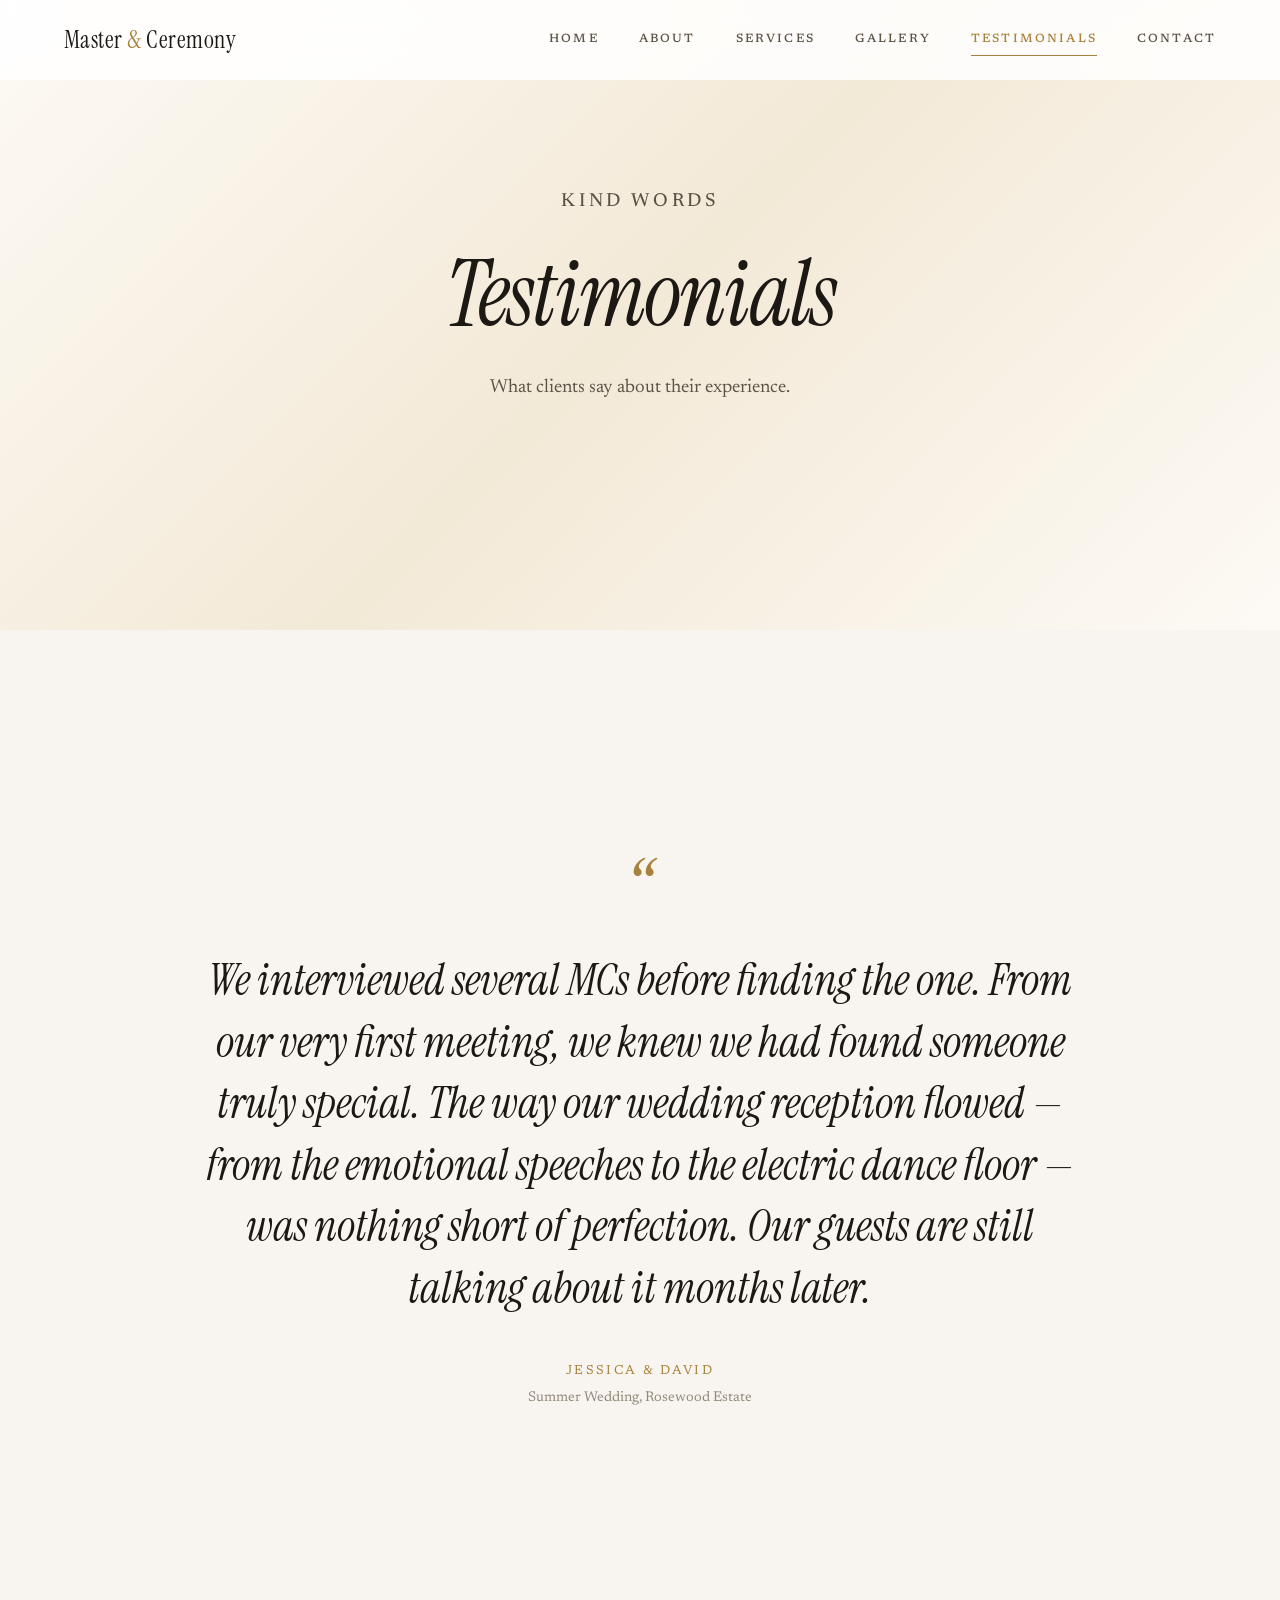
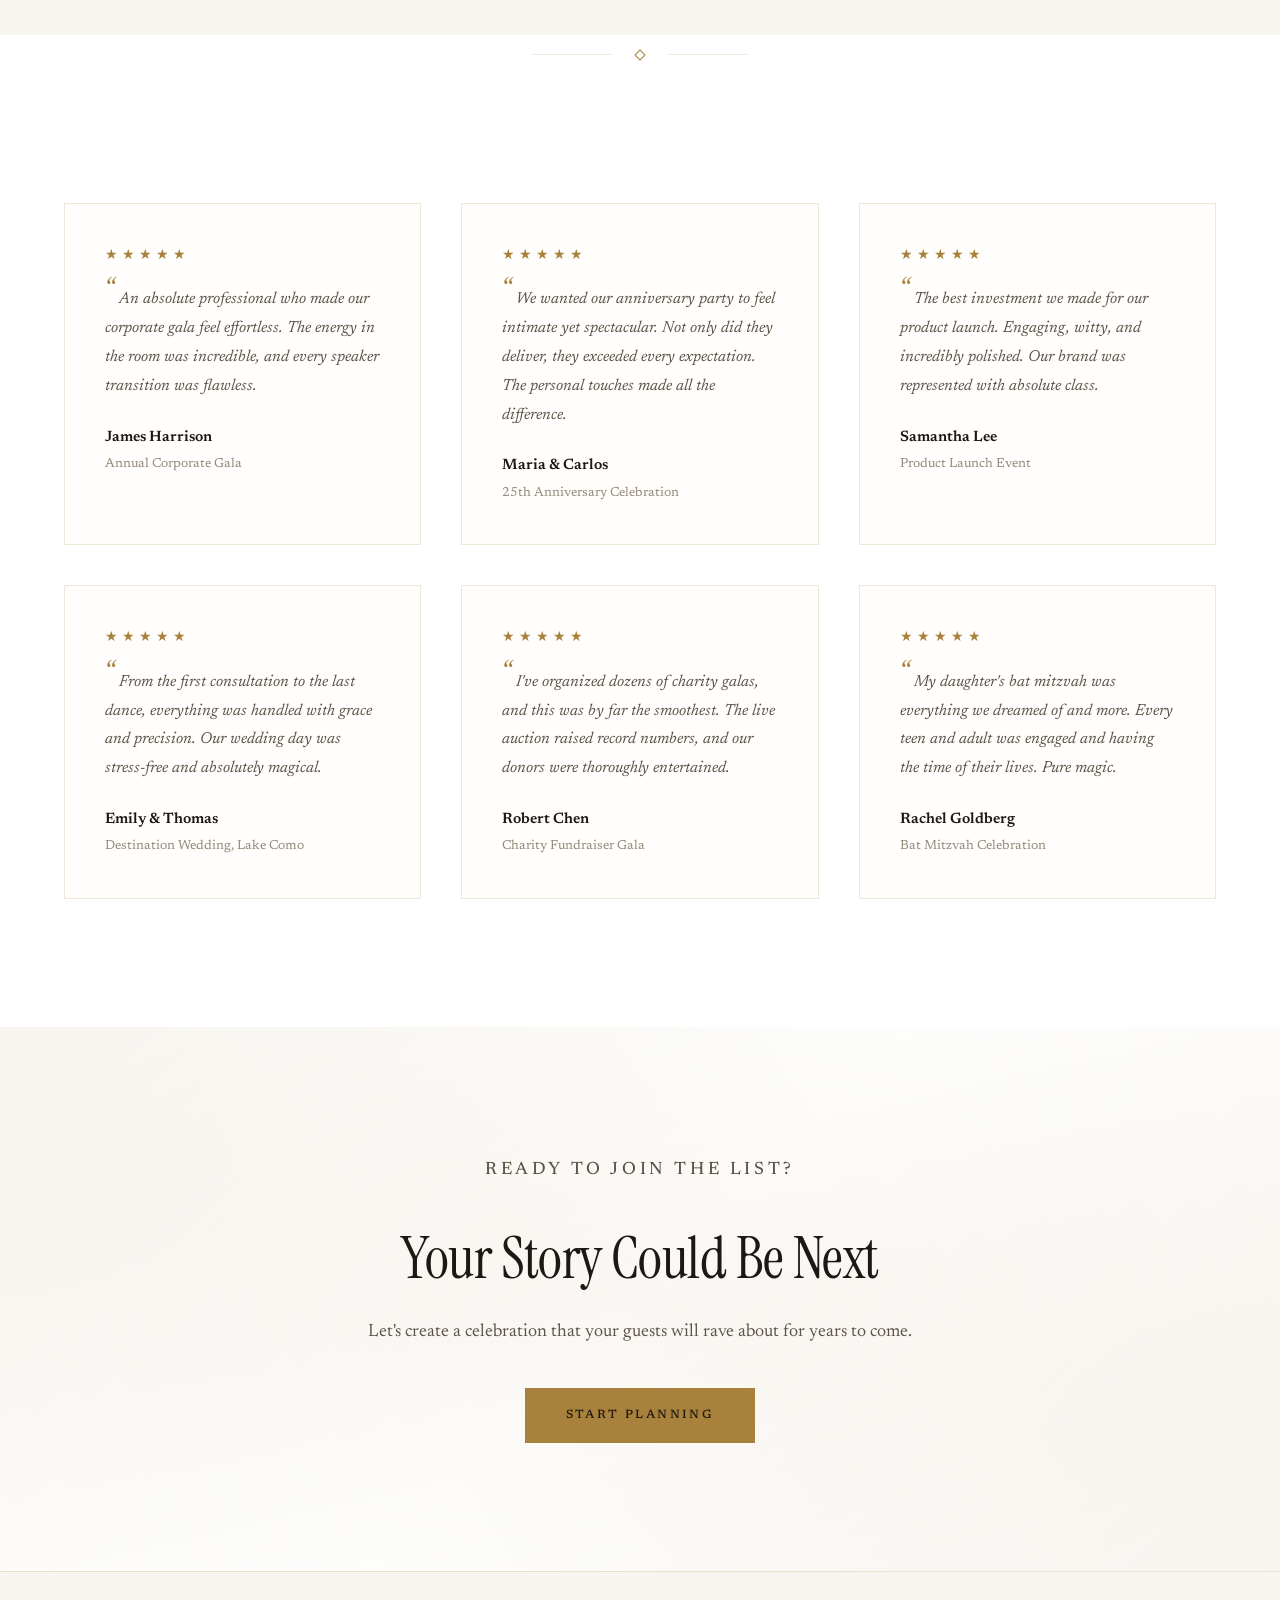
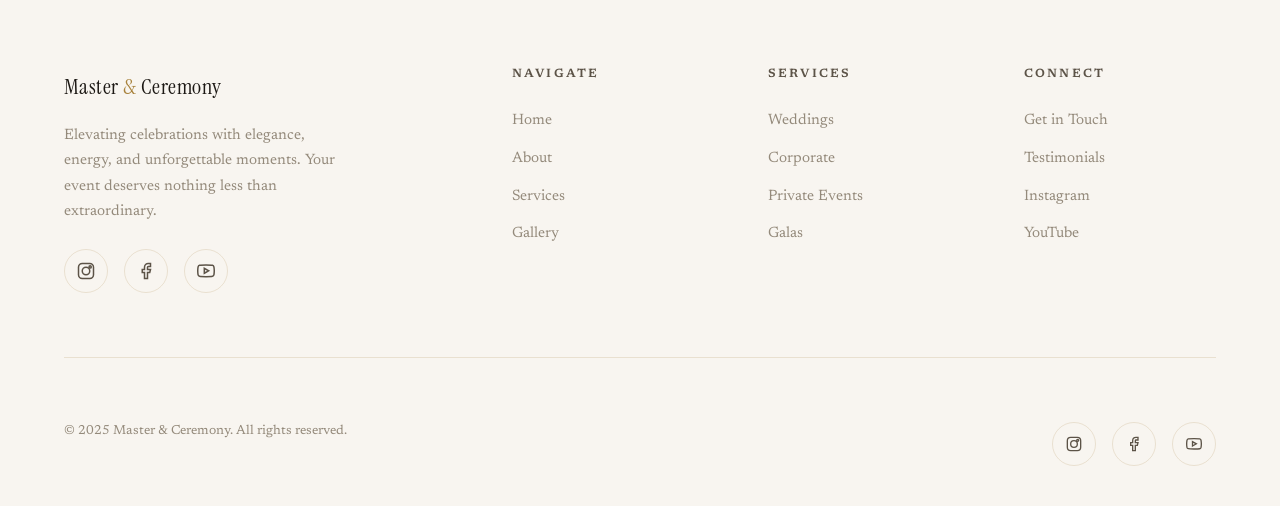
<file: testimonials.html>
<!DOCTYPE html>
<html lang="en">
<head>
  <meta charset="UTF-8">
  <meta name="viewport" content="width=device-width, initial-scale=1.0">
  <title>Testimonials | Master & Ceremony</title>
  <meta name="description" content="Read what clients have to say about our master of ceremonies services for their weddings, galas, and corporate events.">
  <link rel="stylesheet" href="styles.css">
</head>
<body>

  <!-- Page Transition -->
  <div class="page-transition"></div>

  <!-- Skip Link -->
  <a href="#main" class="skip-link">Skip to content</a>

  <!-- Header -->
  <header class="header">
    <div class="header__inner">
      <a href="index.html" class="header__logo">Master <span>&</span> Ceremony</a>
      <nav class="header__nav" id="main-nav">
        <a href="index.html">Home</a>
        <a href="about.html">About</a>
        <a href="services.html">Services</a>
        <a href="gallery.html">Gallery</a>
        <a href="testimonials.html">Testimonials</a>
        <a href="contact.html">Contact</a>
      </nav>
      <button class="menu-toggle" aria-label="Toggle menu" aria-expanded="false">
        <span></span><span></span><span></span>
      </button>
    </div>
  </header>

  <!-- Main Content -->
  <main id="main">

    <!-- Hero Section -->
    <section class="hero hero--short">
      <div class="hero__bg" style="background: linear-gradient(135deg, #fdfaf5 0%, #f3e9d7 50%, #fdfaf5 100%);"></div>
      <div class="hero__overlay"></div>
      <div class="hero__content reveal">
        <p class="subheading">KIND WORDS</p>
        <h1 class="heading-italic">Testimonials</h1>
        <p>What clients say about their experience.</p>
      </div>
    </section>

    <!-- Featured Testimonial -->
    <section class="section section--alt">
      <div class="container reveal">
        <div class="testimonial-featured">
          <p class="testimonial-featured__quote">
            We interviewed several MCs before finding the one. From our very first meeting, we knew we had found someone truly special. The way our wedding reception flowed — from the emotional speeches to the electric dance floor — was nothing short of perfection. Our guests are still talking about it months later.
          </p>
          <p class="testimonial-featured__author">Jessica & David</p>
          <p class="testimonial-featured__event">Summer Wedding, Rosewood Estate</p>
        </div>
      </div>
    </section>

    <!-- Section Divider -->
    <div class="section-divider">
      <div class="section-divider__line"></div>
      <div class="section-divider__diamond"></div>
      <div class="section-divider__line"></div>
    </div>

    <!-- Testimonial Grid -->
    <section class="section">
      <div class="container">
        <div class="grid-3">
          
          <!-- Card 1 -->
          <article class="testimonial-card reveal reveal-delay-1">
            <div class="testimonial-card__stars">&#9733;&#9733;&#9733;&#9733;&#9733;</div>
            <p class="testimonial-card__quote">An absolute professional who made our corporate gala feel effortless. The energy in the room was incredible, and every speaker transition was flawless.</p>
            <p class="testimonial-card__author">James Harrison</p>
            <p class="testimonial-card__event">Annual Corporate Gala</p>
          </article>

          <!-- Card 2 -->
          <article class="testimonial-card reveal reveal-delay-2">
            <div class="testimonial-card__stars">&#9733;&#9733;&#9733;&#9733;&#9733;</div>
            <p class="testimonial-card__quote">We wanted our anniversary party to feel intimate yet spectacular. Not only did they deliver, they exceeded every expectation. The personal touches made all the difference.</p>
            <p class="testimonial-card__author">Maria & Carlos</p>
            <p class="testimonial-card__event">25th Anniversary Celebration</p>
          </article>

          <!-- Card 3 -->
          <article class="testimonial-card reveal reveal-delay-3">
            <div class="testimonial-card__stars">&#9733;&#9733;&#9733;&#9733;&#9733;</div>
            <p class="testimonial-card__quote">The best investment we made for our product launch. Engaging, witty, and incredibly polished. Our brand was represented with absolute class.</p>
            <p class="testimonial-card__author">Samantha Lee</p>
            <p class="testimonial-card__event">Product Launch Event</p>
          </article>

          <!-- Card 4 -->
          <article class="testimonial-card reveal reveal-delay-1">
            <div class="testimonial-card__stars">&#9733;&#9733;&#9733;&#9733;&#9733;</div>
            <p class="testimonial-card__quote">From the first consultation to the last dance, everything was handled with grace and precision. Our wedding day was stress-free and absolutely magical.</p>
            <p class="testimonial-card__author">Emily & Thomas</p>
            <p class="testimonial-card__event">Destination Wedding, Lake Como</p>
          </article>

          <!-- Card 5 -->
          <article class="testimonial-card reveal reveal-delay-2">
            <div class="testimonial-card__stars">&#9733;&#9733;&#9733;&#9733;&#9733;</div>
            <p class="testimonial-card__quote">I've organized dozens of charity galas, and this was by far the smoothest. The live auction raised record numbers, and our donors were thoroughly entertained.</p>
            <p class="testimonial-card__author">Robert Chen</p>
            <p class="testimonial-card__event">Charity Fundraiser Gala</p>
          </article>

          <!-- Card 6 -->
          <article class="testimonial-card reveal reveal-delay-3">
            <div class="testimonial-card__stars">&#9733;&#9733;&#9733;&#9733;&#9733;</div>
            <p class="testimonial-card__quote">My daughter's bat mitzvah was everything we dreamed of and more. Every teen and adult was engaged and having the time of their lives. Pure magic.</p>
            <p class="testimonial-card__author">Rachel Goldberg</p>
            <p class="testimonial-card__event">Bat Mitzvah Celebration</p>
          </article>

        </div>
      </div>
    </section>

    <!-- CTA Banner -->
    <section class="cta-banner">
      <div class="cta-banner__bg"></div>
      <div class="container cta-banner__content reveal">
        <p class="subheading">READY TO JOIN THE LIST?</p>
        <h2>Your Story Could Be Next</h2>
        <p>Let's create a celebration that your guests will rave about for years to come.</p>
        <a href="contact.html" class="btn btn--filled">Start Planning</a>
      </div>
    </section>

  </main>

  <!-- Footer -->
  <footer class="footer">
    <div class="container">
      <div class="footer__inner">
        <div class="footer__brand">
          <a href="index.html" class="header__logo">Master <span>&</span> Ceremony</a>
          <p>Elevating celebrations with elegance, energy, and unforgettable moments. Your event deserves nothing less than extraordinary.</p>
          <div class="social-links">
            <a href="#" aria-label="Instagram"><svg width="18" height="18" viewBox="0 0 24 24" fill="none" stroke="currentColor" stroke-width="2"><rect x="2" y="2" width="20" height="20" rx="5"/><circle cx="12" cy="12" r="5"/><circle cx="17.5" cy="6.5" r="1.5"/></svg></a>
            <a href="#" aria-label="Facebook"><svg width="18" height="18" viewBox="0 0 24 24" fill="none" stroke="currentColor" stroke-width="2"><path d="M18 2h-3a5 5 0 0 0-5 5v3H7v4h3v8h4v-8h3l1-4h-4V7a1 1 0 0 1 1-1h3z"/></svg></a>
            <a href="#" aria-label="YouTube"><svg width="18" height="18" viewBox="0 0 24 24" fill="none" stroke="currentColor" stroke-width="2"><path d="M22.54 6.42a2.78 2.78 0 0 0-1.94-2C18.88 4 12 4 12 4s-6.88 0-8.6.46a2.78 2.78 0 0 0-1.94 2A29 29 0 0 0 1 11.75a29 29 0 0 0 .46 5.33A2.78 2.78 0 0 0 3.4 19.1c1.72.46 8.6.46 8.6.46s6.88 0 8.6-.46a2.78 2.78 0 0 0 1.94-2 29 29 0 0 0 .46-5.25 29 29 0 0 0-.46-5.43z"/><polygon points="9.75 15.02 15.5 11.75 9.75 8.48 9.75 15.02"/></svg></a>
          </div>
        </div>
        <div class="footer__col">
          <h4>Navigate</h4>
          <ul>
            <li><a href="index.html">Home</a></li>
            <li><a href="about.html">About</a></li>
            <li><a href="services.html">Services</a></li>
            <li><a href="gallery.html">Gallery</a></li>
          </ul>
        </div>
        <div class="footer__col">
          <h4>Services</h4>
          <ul>
            <li><a href="services.html">Weddings</a></li>
            <li><a href="services.html">Corporate</a></li>
            <li><a href="services.html">Private Events</a></li>
            <li><a href="services.html">Galas</a></li>
          </ul>
        </div>
        <div class="footer__col">
          <h4>Connect</h4>
          <ul>
            <li><a href="contact.html">Get in Touch</a></li>
            <li><a href="testimonials.html">Testimonials</a></li>
            <li><a href="#">Instagram</a></li>
            <li><a href="#">YouTube</a></li>
          </ul>
        </div>
      </div>
      <div class="footer__bottom">
        <p>&copy; 2025 Master & Ceremony. All rights reserved.</p>
        <div class="social-links">
          <a href="#" aria-label="Instagram"><svg width="16" height="16" viewBox="0 0 24 24" fill="none" stroke="currentColor" stroke-width="2"><rect x="2" y="2" width="20" height="20" rx="5"/><circle cx="12" cy="12" r="5"/><circle cx="17.5" cy="6.5" r="1.5"/></svg></a>
          <a href="#" aria-label="Facebook"><svg width="16" height="16" viewBox="0 0 24 24" fill="none" stroke="currentColor" stroke-width="2"><path d="M18 2h-3a5 5 0 0 0-5 5v3H7v4h3v8h4v-8h3l1-4h-4V7a1 1 0 0 1 1-1h3z"/></svg></a>
          <a href="#" aria-label="YouTube"><svg width="16" height="16" viewBox="0 0 24 24" fill="none" stroke="currentColor" stroke-width="2"><path d="M22.54 6.42a2.78 2.78 0 0 0-1.94-2C18.88 4 12 4 12 4s-6.88 0-8.6.46a2.78 2.78 0 0 0-1.94 2A29 29 0 0 0 1 11.75a29 29 0 0 0 .46 5.33A2.78 2.78 0 0 0 3.4 19.1c1.72.46 8.6.46 8.6.46s6.88 0 8.6-.46a2.78 2.78 0 0 0 1.94-2 29 29 0 0 0 .46-5.25 29 29 0 0 0-.46-5.43z"/><polygon points="9.75 15.02 15.5 11.75 9.75 8.48 9.75 15.02"/></svg></a>
        </div>
      </div>
    </div>
  </footer>

  <!-- Scripts -->
  <script src="main.js"></script>
</body>
</html>
</file>
<file: styles.css>
/* ============================================================
   MASTER OF CEREMONIES — DESIGN SYSTEM & STYLES
   Dark & Luxurious · Gold Accents · Elegant Serif Typography
   ============================================================ */

/* --- Google Fonts Import --- */
@import url('https://fonts.googleapis.com/css2?family=Instrument+Serif:ital@0;1&family=Newsreader:ital,opsz,wght@0,6..72,300;0,6..72,400;0,6..72,500;0,6..72,600;0,6..72,700;1,6..72,300;1,6..72,400;1,6..72,500&display=swap');

/* --- CSS Custom Properties --- */
:root {
  /* Backgrounds */
  --bg-primary: #ffffff;
  --bg-secondary: #f8f5f0;
  --bg-elevated: #f1ece3;
  --bg-card: #fffefc;

  /* Text */
  --text-primary: #1c1814;
  --text-secondary: #5c5347;
  --text-muted: #948a7b;

  /* Accent - Gold */
  --accent-gold: #a8823c;
  --accent-gold-light: #c9a96e;
  --accent-gold-dark: #8a6b2f;
  --accent-gold-glow: rgba(168, 130, 60, 0.12);

  /* Text that sits on top of solid gold fills (buttons, badges) */
  --text-on-gold: #201a10;

  /* Borders & Lines */
  --border-subtle: rgba(168, 130, 60, 0.18);
  --border-medium: rgba(168, 130, 60, 0.38);

  /* Typography */
  --font-heading: 'Instrument Serif', Georgia, serif;
  --font-body: 'Newsreader', 'Times New Roman', serif;

  /* Spacing Scale */
  --space-xs: 0.5rem;
  --space-sm: 1rem;
  --space-md: 1.5rem;
  --space-lg: 2.5rem;
  --space-xl: 4rem;
  --space-2xl: 6rem;
  --space-3xl: 8rem;

  /* Layout */
  --max-width: 1320px;
  --max-width-narrow: 800px;
  --page-padding: clamp(1.5rem, 5vw, 6rem);
  --header-height: 80px;

  /* Transitions */
  --transition-fast: 0.2s ease;
  --transition-base: 0.4s cubic-bezier(0.25, 0.46, 0.45, 0.94);
  --transition-slow: 0.8s cubic-bezier(0.25, 0.46, 0.45, 0.94);
  --transition-reveal: 1s cubic-bezier(0.16, 1, 0.3, 1);

  /* Shadows */
  --shadow-card: 0 4px 24px rgba(30, 20, 10, 0.08);
  --shadow-hover: 0 10px 40px rgba(30, 20, 10, 0.12);
  --shadow-gold: 0 4px 20px rgba(168, 130, 60, 0.18);
}


/* ============================================================
   RESET & BASE
   ============================================================ */
*, *::before, *::after {
  margin: 0;
  padding: 0;
  box-sizing: border-box;
}

html {
  scroll-behavior: smooth;
  font-size: 16px;
  -webkit-font-smoothing: antialiased;
  -moz-osx-font-smoothing: grayscale;
}

body {
  font-family: var(--font-body);
  font-weight: 400;
  font-size: 1.0625rem;
  line-height: 1.75;
  color: var(--text-primary);
  background-color: var(--bg-primary);
  overflow-x: hidden;
}

img {
  max-width: 100%;
  height: auto;
  display: block;
}

a {
  color: var(--accent-gold);
  text-decoration: none;
  transition: color var(--transition-fast);
}

a:hover {
  color: var(--accent-gold-light);
}

ul, ol {
  list-style: none;
}

button {
  cursor: pointer;
  border: none;
  background: none;
  font-family: inherit;
  color: inherit;
}

input, textarea, select {
  font-family: var(--font-body);
  font-size: 1rem;
  color: var(--text-primary);
}


/* ============================================================
   TYPOGRAPHY
   ============================================================ */
h1, h2, h3, h4, h5, h6 {
  font-family: var(--font-heading);
  font-weight: 400;
  line-height: 1.15;
  color: var(--text-primary);
}

h1 {
  font-size: clamp(3rem, 7vw, 6.5rem);
  letter-spacing: -0.02em;
}

h2 {
  font-size: clamp(2.25rem, 4.5vw, 4rem);
  letter-spacing: -0.01em;
}

h3 {
  font-size: clamp(1.5rem, 2.5vw, 2rem);
}

h4 {
  font-size: clamp(1.25rem, 2vw, 1.5rem);
}

.heading-italic {
  font-style: italic;
}

.subheading {
  font-family: var(--font-body);
  font-size: 0.8125rem;
  font-weight: 500;
  letter-spacing: 0.2em;
  text-transform: uppercase;
  color: var(--accent-gold);
}

.body-large {
  font-size: 1.25rem;
  line-height: 1.8;
  color: var(--text-secondary);
}

.text-gold {
  color: var(--accent-gold);
}

.text-secondary {
  color: var(--text-secondary);
}

.gold-line {
  display: block;
  width: 60px;
  height: 1px;
  background: var(--accent-gold);
  margin: var(--space-md) 0;
}

.gold-line--center {
  margin-left: auto;
  margin-right: auto;
}


/* ============================================================
   LAYOUT UTILITIES
   ============================================================ */
.container {
  width: 100%;
  max-width: var(--max-width);
  margin: 0 auto;
  padding: 0 var(--page-padding);
}

.container--narrow {
  max-width: var(--max-width-narrow);
}

.section {
  padding: var(--space-3xl) 0;
}

.section--sm {
  padding: var(--space-2xl) 0;
}

.section--alt {
  background-color: var(--bg-secondary);
}

.text-center {
  text-align: center;
}

.grid-2 {
  display: grid;
  grid-template-columns: 1fr 1fr;
  gap: var(--space-xl);
  align-items: center;
}

.grid-3 {
  display: grid;
  grid-template-columns: repeat(3, 1fr);
  gap: var(--space-lg);
}

.grid-4 {
  display: grid;
  grid-template-columns: repeat(4, 1fr);
  gap: var(--space-lg);
}

.flex-center {
  display: flex;
  align-items: center;
  justify-content: center;
}

@media (max-width: 992px) {
  .grid-2 { grid-template-columns: 1fr; gap: var(--space-lg); }
  .grid-3 { grid-template-columns: 1fr 1fr; }
  .grid-4 { grid-template-columns: 1fr 1fr; }
}

@media (max-width: 600px) {
  .grid-3 { grid-template-columns: 1fr; }
  .grid-4 { grid-template-columns: 1fr; }
}


/* ============================================================
   SCROLL REVEAL ANIMATIONS
   ============================================================ */
.reveal {
  opacity: 0;
  transform: translateY(40px);
  transition: opacity var(--transition-reveal), transform var(--transition-reveal);
}

.reveal.revealed {
  opacity: 1;
  transform: translateY(0);
}

.reveal-delay-1 { transition-delay: 0.1s; }
.reveal-delay-2 { transition-delay: 0.2s; }
.reveal-delay-3 { transition-delay: 0.3s; }
.reveal-delay-4 { transition-delay: 0.4s; }

.reveal-left {
  opacity: 0;
  transform: translateX(-50px);
  transition: opacity var(--transition-reveal), transform var(--transition-reveal);
}

.reveal-right {
  opacity: 0;
  transform: translateX(50px);
  transition: opacity var(--transition-reveal), transform var(--transition-reveal);
}

.reveal-left.revealed,
.reveal-right.revealed {
  opacity: 1;
  transform: translateX(0);
}

.reveal-scale {
  opacity: 0;
  transform: scale(0.92);
  transition: opacity var(--transition-reveal), transform var(--transition-reveal);
}

.reveal-scale.revealed {
  opacity: 1;
  transform: scale(1);
}


/* ============================================================
   HEADER / NAVIGATION
   ============================================================ */
.header {
  position: fixed;
  top: 0;
  left: 0;
  right: 0;
  z-index: 1000;
  height: var(--header-height);
  display: flex;
  align-items: center;
  padding: 0 var(--page-padding);
  background: rgba(255, 255, 255, 0.85);
  backdrop-filter: blur(20px);
  -webkit-backdrop-filter: blur(20px);
  border-bottom: 1px solid transparent;
  transition: background var(--transition-base), border-color var(--transition-base), height var(--transition-base);
}

.header.scrolled {
  background: rgba(255, 255, 255, 0.97);
  border-bottom-color: var(--border-subtle);
  height: 64px;
}

.header__inner {
  display: flex;
  align-items: center;
  justify-content: space-between;
  width: 100%;
  max-width: var(--max-width);
  margin: 0 auto;
}

.header__logo {
  font-family: var(--font-heading);
  font-size: 1.5rem;
  color: var(--text-primary);
  text-decoration: none;
  letter-spacing: 0.02em;
  transition: color var(--transition-fast);
  white-space: nowrap;
}

.header__logo:hover {
  color: var(--accent-gold);
}

.header__logo span {
  color: var(--accent-gold);
}

.header__nav {
  display: flex;
  align-items: center;
  gap: var(--space-lg);
}

.header__nav a {
  font-family: var(--font-body);
  font-size: 0.75rem;
  font-weight: 500;
  letter-spacing: 0.18em;
  text-transform: uppercase;
  color: var(--text-secondary);
  text-decoration: none;
  transition: color var(--transition-fast);
  position: relative;
  padding: 4px 0;
}

.header__nav a::after {
  content: '';
  position: absolute;
  bottom: -2px;
  left: 0;
  width: 0;
  height: 1px;
  background: var(--accent-gold);
  transition: width var(--transition-base);
}

.header__nav a:hover,
.header__nav a.active {
  color: var(--accent-gold);
}

.header__nav a:hover::after,
.header__nav a.active::after {
  width: 100%;
}

/* Mobile Menu Toggle */
.menu-toggle {
  display: none;
  flex-direction: column;
  gap: 5px;
  padding: 8px;
  z-index: 1001;
}

.menu-toggle span {
  display: block;
  width: 24px;
  height: 1.5px;
  background: var(--text-primary);
  transition: transform var(--transition-base), opacity var(--transition-fast);
}

.menu-toggle.active span:nth-child(1) {
  transform: rotate(45deg) translate(5px, 4px);
}

.menu-toggle.active span:nth-child(2) {
  opacity: 0;
}

.menu-toggle.active span:nth-child(3) {
  transform: rotate(-45deg) translate(5px, -4px);
}

@media (max-width: 768px) {
  .menu-toggle {
    display: flex;
  }

  .header__nav {
    position: fixed;
    top: 0;
    right: 0;
    width: 100%;
    height: 100vh;
    flex-direction: column;
    justify-content: center;
    gap: var(--space-lg);
    background: rgba(255, 255, 255, 0.98);
    backdrop-filter: blur(30px);
    transform: translateX(100%);
    transition: transform var(--transition-slow);
  }

  .header__nav.open {
    transform: translateX(0);
  }

  .header__nav a {
    font-size: 0.9375rem;
    letter-spacing: 0.25em;
  }
}


/* ============================================================
   HERO SECTIONS
   ============================================================ */
.hero {
  position: relative;
  height: 100vh;
  min-height: 600px;
  display: flex;
  align-items: center;
  justify-content: center;
  text-align: center;
  overflow: hidden;
}

.hero--short {
  height: 70vh;
  min-height: 480px;
}

.hero__bg {
  position: absolute;
  inset: 0;
  z-index: 0;
}

.hero__bg img {
  width: 100%;
  height: 100%;
  object-fit: cover;
  object-position: center top;
}

.hero__overlay {
  position: absolute;
  inset: 0;
  background: linear-gradient(
    to bottom,
    rgba(10, 10, 10, 0.35) 0%,
    rgba(10, 10, 10, 0.5) 50%,
    rgba(10, 10, 10, 0.85) 100%
  );
  z-index: 1;
}

.hero__content {
  position: relative;
  z-index: 2;
  max-width: 900px;
  padding: 0 var(--page-padding);
}

.hero__content .subheading {
  margin-bottom: var(--space-md);
}

.hero__content h1 {
  margin-bottom: var(--space-md);
}

.hero__content p {
  font-size: 1.1875rem;
  color: var(--text-secondary);
  max-width: 600px;
  margin: 0 auto var(--space-lg);
  line-height: 1.8;
}

/* Parallax subtle scroll */
.hero__bg img {
  transition: transform 0.1s linear;
}

/* Scroll indicator */
.hero__scroll {
  position: absolute;
  bottom: 2rem;
  left: 50%;
  transform: translateX(-50%);
  z-index: 2;
  display: flex;
  flex-direction: column;
  align-items: center;
  gap: 8px;
  color: var(--text-muted);
  font-size: 0.6875rem;
  letter-spacing: 0.2em;
  text-transform: uppercase;
  animation: scrollBounce 2s ease-in-out infinite;
}

.hero__scroll-line {
  width: 1px;
  height: 40px;
  background: linear-gradient(to bottom, var(--accent-gold), transparent);
}

@keyframes scrollBounce {
  0%, 100% { transform: translateX(-50%) translateY(0); }
  50% { transform: translateX(-50%) translateY(8px); }
}

/* Keep light text over the dark scrim on photo heroes (Home, Services) */
.hero:not(.hero--short) .hero__content .subheading {
  color: var(--accent-gold-light);
}

.hero:not(.hero--short) .hero__content h1 {
  color: #f5f0eb;
}

.hero:not(.hero--short) .hero__content p {
  color: rgba(245, 240, 235, 0.82);
}

.hero:not(.hero--short) .hero__scroll {
  color: rgba(245, 240, 235, 0.7);
}

.hero:not(.hero--short) .hero__scroll-line {
  background: linear-gradient(to bottom, var(--accent-gold-light), transparent);
}

/* Short banner heroes (no photo) have no dark backdrop to protect against,
   so they follow the rest of the site's light theme */
.hero--short .hero__overlay {
  background: none;
}


/* ============================================================
   WARM WELCOME HERO (Home)
   A light, gold-lit split hero — text on one side, Kayode's
   portrait feathering into the page on the other — built to
   feel like a genuine, warm greeting rather than a moody banner.
   ============================================================ */
.hero--welcome {
  height: auto;
  min-height: 100vh;
  padding: calc(var(--header-height) + var(--space-2xl)) 0 var(--space-2xl);
}

.hero__welcome-bg {
  position: absolute;
  inset: 0;
  z-index: 0;
  background: linear-gradient(135deg, #fdfaf5 0%, #f6ecda 45%, #fdfaf5 100%);
}

.hero__welcome-bg::before {
  content: '';
  position: absolute;
  top: -20%;
  right: -10%;
  width: 60%;
  height: 70%;
  background: radial-gradient(circle, var(--accent-gold-glow) 0%, transparent 70%);
  opacity: 0.9;
}

.hero__welcome-inner {
  position: relative;
  z-index: 2;
  display: grid;
  grid-template-columns: 1.05fr 0.95fr;
  align-items: center;
  gap: var(--space-xl);
  text-align: left;
}

.hero__welcome-text .subheading {
  margin-bottom: var(--space-md);
}

.hero__welcome-text h1 {
  margin-bottom: var(--space-md);
  color: var(--text-primary);
}

.hero__welcome-text p {
  font-size: 1.1875rem;
  color: var(--text-secondary);
  max-width: 480px;
  margin: 0 0 var(--space-lg);
  line-height: 1.8;
}

.hero__welcome-image {
  position: relative;
  display: flex;
  align-items: flex-end;
  justify-content: center;
  min-height: 480px;
}

.hero__welcome-image img {
  position: relative;
  z-index: 1;
  width: 100%;
  max-width: 420px;
  height: auto;
  object-fit: contain;
  -webkit-mask-image: radial-gradient(ellipse 68% 82% at 50% 42%, #000 62%, transparent 100%);
  mask-image: radial-gradient(ellipse 68% 82% at 50% 42%, #000 62%, transparent 100%);
}

.hero__welcome-glow {
  position: absolute;
  top: 8%;
  left: 50%;
  width: 340px;
  height: 340px;
  transform: translateX(-50%);
  border-radius: 50%;
  background: radial-gradient(circle, var(--accent-gold-glow) 0%, transparent 72%);
  filter: blur(10px);
  animation: welcomeGlowPulse 5s ease-in-out infinite;
}

@keyframes welcomeGlowPulse {
  0%, 100% { opacity: 0.75; transform: translateX(-50%) scale(1); }
  50% { opacity: 1; transform: translateX(-50%) scale(1.08); }
}

.hero--welcome .hero__scroll {
  color: var(--text-muted);
}

.hero--welcome .hero__scroll-line {
  background: linear-gradient(to bottom, var(--accent-gold), transparent);
}

@media (max-width: 900px) {
  .hero--welcome {
    padding: calc(var(--header-height) + var(--space-xl)) 0 var(--space-xl);
  }

  .hero__welcome-inner {
    grid-template-columns: 1fr;
    text-align: center;
    gap: var(--space-lg);
  }

  .hero__welcome-text p {
    max-width: 100%;
    margin-left: auto;
    margin-right: auto;
  }

  .hero__welcome-text .btn-group {
    justify-content: center;
  }

  .hero__welcome-image {
    order: -1;
    min-height: 360px;
  }

  .hero__welcome-image img {
    max-width: 300px;
  }
}


/* ============================================================
   BUTTONS
   ============================================================ */
.btn {
  display: inline-flex;
  align-items: center;
  justify-content: center;
  font-family: var(--font-body);
  font-size: 0.75rem;
  font-weight: 500;
  letter-spacing: 0.2em;
  text-transform: uppercase;
  padding: 1rem 2.5rem;
  border: 1px solid var(--accent-gold);
  color: var(--accent-gold);
  background: transparent;
  text-decoration: none;
  transition: all var(--transition-base);
  position: relative;
  overflow: hidden;
}

.btn::before {
  content: '';
  position: absolute;
  inset: 0;
  background: var(--accent-gold);
  transform: scaleX(0);
  transform-origin: right;
  transition: transform var(--transition-base);
  z-index: -1;
}

.btn:hover {
  color: var(--text-on-gold);
  border-color: var(--accent-gold);
}

.btn:hover::before {
  transform: scaleX(1);
  transform-origin: left;
}

.btn--filled {
  background: var(--accent-gold);
  color: var(--text-on-gold);
}

.btn--filled::before {
  background: var(--accent-gold-light);
}

.btn--filled:hover {
  color: var(--text-on-gold);
}

.btn--sm {
  padding: 0.75rem 1.75rem;
  font-size: 0.6875rem;
}

.btn-group {
  display: flex;
  gap: var(--space-sm);
  flex-wrap: wrap;
}

.btn-group--center {
  justify-content: center;
}


/* ============================================================
   CARDS
   ============================================================ */
.card {
  background: var(--bg-card);
  border: 1px solid var(--border-subtle);
  overflow: hidden;
  transition: transform var(--transition-base), box-shadow var(--transition-base), border-color var(--transition-base);
}

.card:hover {
  transform: translateY(-6px);
  box-shadow: var(--shadow-hover);
  border-color: var(--border-medium);
}

.card__image {
  position: relative;
  overflow: hidden;
  aspect-ratio: 4 / 3;
}

.card__image img {
  width: 100%;
  height: 100%;
  object-fit: cover;
  transition: transform var(--transition-slow);
}

.card:hover .card__image img {
  transform: scale(1.05);
}

.card__body {
  padding: var(--space-lg) var(--space-md);
}

.card__body .subheading {
  margin-bottom: var(--space-xs);
}

.card__body h3 {
  margin-bottom: var(--space-sm);
}

.card__body p {
  color: var(--text-secondary);
  margin-bottom: var(--space-md);
  font-size: 0.9375rem;
  line-height: 1.75;
}


/* ============================================================
   SERVICE CARDS (Services Page)
   ============================================================ */
.service-card {
  display: grid;
  grid-template-columns: 1fr 1fr;
  gap: 0;
  background: var(--bg-card);
  border: 1px solid var(--border-subtle);
  overflow: hidden;
  transition: border-color var(--transition-base);
}

.service-card:nth-child(even) {
  direction: rtl;
}

.service-card:nth-child(even) > * {
  direction: ltr;
}

.service-card:hover {
  border-color: var(--border-medium);
}

.service-card__image {
  position: relative;
  overflow: hidden;
  min-height: 400px;
}

.service-card__image img {
  width: 100%;
  height: 100%;
  object-fit: cover;
  transition: transform var(--transition-slow);
}

.service-card:hover .service-card__image img {
  transform: scale(1.05);
}

.service-card__body {
  display: flex;
  flex-direction: column;
  justify-content: center;
  padding: var(--space-2xl) var(--space-xl);
}

.service-card__body .subheading {
  margin-bottom: var(--space-sm);
}

.service-card__body h3 {
  margin-bottom: var(--space-md);
}

.service-card__body p {
  color: var(--text-secondary);
  margin-bottom: var(--space-lg);
  line-height: 1.85;
}

@media (max-width: 768px) {
  .service-card {
    grid-template-columns: 1fr;
  }

  .service-card:nth-child(even) {
    direction: ltr;
  }

  .service-card__image {
    min-height: 280px;
  }

  .service-card__body {
    padding: var(--space-lg) var(--space-md);
  }
}


/* ============================================================
   PROCESS / TIMELINE
   ============================================================ */
.timeline {
  position: relative;
  display: grid;
  grid-template-columns: repeat(4, 1fr);
  gap: var(--space-lg);
  padding-top: var(--space-lg);
}

.timeline::before {
  content: '';
  position: absolute;
  top: calc(var(--space-lg) + 28px);
  left: 10%;
  right: 10%;
  height: 1px;
  background: var(--border-subtle);
}

.timeline__step {
  text-align: center;
  position: relative;
}

.timeline__number {
  display: inline-flex;
  align-items: center;
  justify-content: center;
  width: 56px;
  height: 56px;
  border-radius: 50%;
  border: 1px solid var(--accent-gold);
  font-family: var(--font-heading);
  font-size: 1.25rem;
  color: var(--accent-gold);
  background: var(--bg-primary);
  margin-bottom: var(--space-md);
  position: relative;
  z-index: 1;
}

.timeline__step h4 {
  margin-bottom: var(--space-xs);
}

.timeline__step p {
  color: var(--text-secondary);
  font-size: 0.9375rem;
}

@media (max-width: 768px) {
  .timeline {
    grid-template-columns: 1fr;
    gap: var(--space-xl);
  }

  .timeline::before {
    top: 0;
    bottom: 0;
    left: 28px;
    right: auto;
    width: 1px;
    height: auto;
  }

  .timeline__step {
    text-align: left;
    padding-left: 80px;
  }

  .timeline__number {
    position: absolute;
    left: 0;
    top: 0;
  }
}


/* ============================================================
   GALLERY
   ============================================================ */
.gallery-filters {
  display: flex;
  justify-content: center;
  gap: var(--space-sm);
  margin-bottom: var(--space-xl);
  flex-wrap: wrap;
}

.gallery-filters button {
  font-size: 0.75rem;
  font-weight: 500;
  letter-spacing: 0.18em;
  text-transform: uppercase;
  color: var(--text-muted);
  padding: 0.625rem 1.25rem;
  border: 1px solid transparent;
  transition: all var(--transition-fast);
}

.gallery-filters button:hover {
  color: var(--text-secondary);
}

.gallery-filters button.active {
  color: var(--accent-gold);
  border-color: var(--accent-gold);
}

.gallery-grid {
  display: grid;
  grid-template-columns: repeat(3, 1fr);
  gap: 6px;
}

.gallery-item {
  position: relative;
  overflow: hidden;
  cursor: pointer;
  aspect-ratio: 1;
}

.gallery-item--wide {
  grid-column: span 2;
  aspect-ratio: 2 / 1;
}

.gallery-item--tall {
  grid-row: span 2;
  aspect-ratio: auto;
}

.gallery-item img {
  width: 100%;
  height: 100%;
  object-fit: cover;
  transition: transform var(--transition-slow);
}

.gallery-item:hover img {
  transform: scale(1.08);
}

.gallery-item__overlay {
  position: absolute;
  inset: 0;
  background: rgba(10, 10, 10, 0.7);
  display: flex;
  align-items: center;
  justify-content: center;
  flex-direction: column;
  gap: 6px;
  opacity: 0;
  transition: opacity var(--transition-base);
}

.gallery-item:hover .gallery-item__overlay {
  opacity: 1;
}

.gallery-item__overlay span {
  font-family: var(--font-heading);
  font-size: 1.375rem;
  color: var(--text-primary);
}

.gallery-item__overlay small {
  font-size: 0.6875rem;
  letter-spacing: 0.2em;
  text-transform: uppercase;
  color: var(--accent-gold);
}

@media (max-width: 768px) {
  .gallery-grid {
    grid-template-columns: 1fr 1fr;
  }

  .gallery-item--wide {
    grid-column: span 1;
    aspect-ratio: 1;
  }
}

@media (max-width: 480px) {
  .gallery-grid {
    grid-template-columns: 1fr;
  }
}


/* ============================================================
   LIGHTBOX
   ============================================================ */
.lightbox {
  position: fixed;
  inset: 0;
  z-index: 9999;
  display: flex;
  align-items: center;
  justify-content: center;
  background: rgba(0, 0, 0, 0.95);
  opacity: 0;
  pointer-events: none;
  transition: opacity var(--transition-base);
}

.lightbox.active {
  opacity: 1;
  pointer-events: auto;
}

.lightbox__img {
  max-width: 90vw;
  max-height: 85vh;
  object-fit: contain;
  border: 1px solid var(--border-subtle);
}

.lightbox__close {
  position: absolute;
  top: 1.5rem;
  right: 1.5rem;
  width: 48px;
  height: 48px;
  display: flex;
  align-items: center;
  justify-content: center;
  font-size: 1.5rem;
  color: var(--text-secondary);
  transition: color var(--transition-fast);
  cursor: pointer;
  z-index: 10;
}

.lightbox__close:hover {
  color: var(--accent-gold);
}

.lightbox__nav {
  position: absolute;
  top: 50%;
  transform: translateY(-50%);
  font-size: 2rem;
  color: var(--text-secondary);
  cursor: pointer;
  padding: 1rem;
  transition: color var(--transition-fast);
  z-index: 10;
}

.lightbox__nav:hover {
  color: var(--accent-gold);
}

.lightbox__nav--prev { left: 1rem; }
.lightbox__nav--next { right: 1rem; }

.lightbox__caption {
  position: absolute;
  bottom: 1.5rem;
  left: 50%;
  transform: translateX(-50%);
  text-align: center;
  color: var(--text-secondary);
  font-size: 0.875rem;
}


/* ============================================================
   TESTIMONIALS
   ============================================================ */
.testimonial-featured {
  position: relative;
  padding: var(--space-2xl) 0;
  text-align: center;
}

.testimonial-featured__quote {
  font-family: var(--font-heading);
  font-style: italic;
  font-size: clamp(1.75rem, 3.5vw, 2.75rem);
  line-height: 1.4;
  color: var(--text-primary);
  max-width: 900px;
  margin: 0 auto var(--space-lg);
  position: relative;
}

.testimonial-featured__quote::before {
  content: '\201C';
  display: block;
  font-size: 5rem;
  color: var(--accent-gold);
  line-height: 1;
  margin-bottom: var(--space-sm);
}

.testimonial-featured__author {
  font-size: 0.8125rem;
  letter-spacing: 0.18em;
  text-transform: uppercase;
  color: var(--accent-gold);
}

.testimonial-featured__event {
  font-size: 0.875rem;
  color: var(--text-muted);
  margin-top: 4px;
}

/* Testimonial Cards */
.testimonial-card {
  background: var(--bg-card);
  border: 1px solid var(--border-subtle);
  padding: var(--space-lg);
  transition: border-color var(--transition-base), transform var(--transition-base);
}

.testimonial-card:hover {
  border-color: var(--border-medium);
  transform: translateY(-4px);
}

.testimonial-card__stars {
  color: var(--accent-gold);
  font-size: 0.875rem;
  letter-spacing: 4px;
  margin-bottom: var(--space-sm);
}

.testimonial-card__quote {
  font-family: var(--font-body);
  font-style: italic;
  font-size: 1rem;
  line-height: 1.8;
  color: var(--text-secondary);
  margin-bottom: var(--space-md);
}

.testimonial-card__quote::before {
  content: '\201C';
  font-family: var(--font-heading);
  font-size: 2rem;
  color: var(--accent-gold);
  line-height: 0.5;
  margin-right: 4px;
}

.testimonial-card__author {
  font-size: 0.9375rem;
  font-weight: 600;
  color: var(--text-primary);
}

.testimonial-card__event {
  font-size: 0.8125rem;
  color: var(--text-muted);
  margin-top: 2px;
}


/* ============================================================
   STATS / COUNTERS
   ============================================================ */
.stats {
  display: grid;
  grid-template-columns: repeat(4, 1fr);
  gap: var(--space-lg);
  padding: var(--space-xl) 0;
  border-top: 1px solid var(--border-subtle);
  border-bottom: 1px solid var(--border-subtle);
}

.stat {
  text-align: center;
}

.stat__number {
  font-family: var(--font-heading);
  font-size: clamp(2.5rem, 4vw, 3.5rem);
  color: var(--accent-gold);
  line-height: 1.2;
}

.stat__label {
  font-size: 0.8125rem;
  letter-spacing: 0.15em;
  text-transform: uppercase;
  color: var(--text-muted);
  margin-top: 4px;
}

@media (max-width: 768px) {
  .stats {
    grid-template-columns: 1fr 1fr;
    gap: var(--space-lg);
  }
}


/* ============================================================
   CONTACT / FORMS
   ============================================================ */
.form-group {
  margin-bottom: var(--space-md);
}

.form-group label {
  display: block;
  font-size: 0.75rem;
  font-weight: 500;
  letter-spacing: 0.15em;
  text-transform: uppercase;
  color: var(--text-muted);
  margin-bottom: var(--space-xs);
}

.form-control {
  width: 100%;
  padding: 0.875rem 1rem;
  background: var(--bg-elevated);
  border: 1px solid var(--border-subtle);
  color: var(--text-primary);
  font-size: 1rem;
  transition: border-color var(--transition-fast), box-shadow var(--transition-fast);
}

.form-control:focus {
  outline: none;
  border-color: var(--accent-gold);
  box-shadow: 0 0 0 3px var(--accent-gold-glow);
}

.form-control::placeholder {
  color: var(--text-muted);
}

textarea.form-control {
  resize: vertical;
  min-height: 140px;
}

select.form-control {
  appearance: none;
  background-image: url("data:image/svg+xml,%3Csvg width='12' height='8' viewBox='0 0 12 8' fill='none' xmlns='http://www.w3.org/2000/svg'%3E%3Cpath d='M1 1.5L6 6.5L11 1.5' stroke='%23948a7b' stroke-width='1.5' stroke-linecap='round' stroke-linejoin='round'/%3E%3C/svg%3E");
  background-repeat: no-repeat;
  background-position: right 1rem center;
  padding-right: 2.5rem;
}

.form-grid {
  display: grid;
  grid-template-columns: 1fr 1fr;
  gap: var(--space-md);
}

@media (max-width: 600px) {
  .form-grid {
    grid-template-columns: 1fr;
  }
}

.contact-info {
  display: flex;
  flex-direction: column;
  gap: var(--space-lg);
}

.contact-info__item {
  display: flex;
  gap: var(--space-md);
  align-items: flex-start;
}

.contact-info__icon {
  width: 48px;
  height: 48px;
  min-width: 48px;
  display: flex;
  align-items: center;
  justify-content: center;
  border: 1px solid var(--border-subtle);
  border-radius: 50%;
  color: var(--accent-gold);
  font-size: 1.125rem;
}

.contact-info__text h4 {
  font-family: var(--font-body);
  font-size: 0.8125rem;
  font-weight: 500;
  letter-spacing: 0.15em;
  text-transform: uppercase;
  color: var(--text-muted);
  margin-bottom: 4px;
}

.contact-info__text p,
.contact-info__text a {
  font-size: 1.0625rem;
  color: var(--text-primary);
}

.social-links {
  display: flex;
  gap: var(--space-sm);
  margin-top: var(--space-md);
}

.social-links a {
  width: 44px;
  height: 44px;
  display: flex;
  align-items: center;
  justify-content: center;
  border: 1px solid var(--border-subtle);
  border-radius: 50%;
  color: var(--text-secondary);
  font-size: 1rem;
  transition: all var(--transition-fast);
}

.social-links a:hover {
  color: var(--accent-gold);
  border-color: var(--accent-gold);
  background: var(--accent-gold-glow);
}


/* ============================================================
   CTA BANNER
   ============================================================ */
.cta-banner {
  position: relative;
  padding: var(--space-3xl) 0;
  text-align: center;
  overflow: hidden;
}

.cta-banner__bg {
  position: absolute;
  inset: 0;
  background: linear-gradient(
    135deg,
    var(--bg-secondary) 0%,
    var(--bg-primary) 50%,
    var(--bg-secondary) 100%
  );
}

.cta-banner__bg::before {
  content: '';
  position: absolute;
  top: -50%;
  left: -50%;
  width: 200%;
  height: 200%;
  background: radial-gradient(
    ellipse at center,
    var(--accent-gold-glow) 0%,
    transparent 50%
  );
  opacity: 0.5;
}

.cta-banner__content {
  position: relative;
  z-index: 1;
}

.cta-banner__content h2 {
  margin-bottom: var(--space-md);
}

.cta-banner__content p {
  color: var(--text-secondary);
  font-size: 1.125rem;
  max-width: 550px;
  margin: 0 auto var(--space-lg);
}


/* ============================================================
   FOOTER
   ============================================================ */
.footer {
  background: var(--bg-secondary);
  border-top: 1px solid var(--border-subtle);
  padding: var(--space-2xl) 0 var(--space-lg);
}

.footer__inner {
  display: grid;
  grid-template-columns: 2fr 1fr 1fr 1fr;
  gap: var(--space-xl);
  margin-bottom: var(--space-xl);
}

.footer__brand .header__logo {
  font-size: 1.375rem;
  display: inline-block;
  margin-bottom: var(--space-sm);
}

.footer__brand p {
  color: var(--text-muted);
  font-size: 0.9375rem;
  max-width: 280px;
  line-height: 1.7;
}

.footer__col h4 {
  font-family: var(--font-body);
  font-size: 0.75rem;
  font-weight: 600;
  letter-spacing: 0.18em;
  text-transform: uppercase;
  color: var(--text-secondary);
  margin-bottom: var(--space-md);
}

.footer__col ul li {
  margin-bottom: var(--space-xs);
}

.footer__col ul li a {
  color: var(--text-muted);
  font-size: 0.9375rem;
  transition: color var(--transition-fast);
}

.footer__col ul li a:hover {
  color: var(--accent-gold);
}

.footer__bottom {
  padding-top: var(--space-lg);
  border-top: 1px solid var(--border-subtle);
  display: flex;
  justify-content: space-between;
  align-items: center;
  flex-wrap: wrap;
  gap: var(--space-sm);
}

.footer__bottom p {
  font-size: 0.8125rem;
  color: var(--text-muted);
}

@media (max-width: 768px) {
  .footer__inner {
    grid-template-columns: 1fr 1fr;
    gap: var(--space-lg);
  }

  .footer__brand {
    grid-column: span 2;
  }
}

@media (max-width: 480px) {
  .footer__inner {
    grid-template-columns: 1fr;
  }

  .footer__brand {
    grid-column: span 1;
  }

  .footer__bottom {
    flex-direction: column;
    text-align: center;
  }
}


/* ============================================================
   PHILOSOPHY CARDS
   ============================================================ */
.philosophy-card {
  text-align: center;
  padding: var(--space-xl) var(--space-md);
  border: 1px solid var(--border-subtle);
  background: var(--bg-card);
  transition: border-color var(--transition-base), transform var(--transition-base);
}

.philosophy-card:hover {
  border-color: var(--border-medium);
  transform: translateY(-4px);
}

.philosophy-card__icon {
  font-size: 2rem;
  margin-bottom: var(--space-md);
  color: var(--accent-gold);
}

.philosophy-card h4 {
  margin-bottom: var(--space-sm);
}

.philosophy-card p {
  color: var(--text-secondary);
  font-size: 0.9375rem;
  line-height: 1.75;
}


/* ============================================================
   ABOUT SPLIT LAYOUT
   ============================================================ */
.about-split {
  display: grid;
  grid-template-columns: 1fr 1fr;
  gap: var(--space-xl);
  align-items: center;
}

.about-split__image {
  position: relative;
  overflow: hidden;
}

.about-split__image img {
  width: 100%;
  height: auto;
  aspect-ratio: 3 / 4;
  object-fit: cover;
}

.about-split__image::after {
  content: '';
  position: absolute;
  bottom: -10px;
  right: -10px;
  width: 100%;
  height: 100%;
  border: 1px solid var(--accent-gold);
  z-index: -1;
}

/* Shows the full photo uncropped, at its natural proportions,
   instead of the fixed 3:4 crop used elsewhere */
.about-split__image--full img {
  aspect-ratio: auto;
  object-fit: contain;
}

.about-split__text .subheading {
  margin-bottom: var(--space-sm);
}

.about-split__text h2 {
  margin-bottom: var(--space-md);
}

.about-split__text p {
  color: var(--text-secondary);
  margin-bottom: var(--space-md);
  line-height: 1.85;
}

@media (max-width: 768px) {
  .about-split {
    grid-template-columns: 1fr;
    gap: var(--space-lg);
  }

  .about-split__image {
    max-width: 480px;
    margin: 0 auto;
  }
}


/* ============================================================
   PAGE TRANSITION / LOADING
   ============================================================ */
.page-transition {
  position: fixed;
  inset: 0;
  background: var(--bg-primary);
  z-index: 10000;
  pointer-events: none;
  opacity: 1;
  transition: opacity 0.6s ease;
}

.page-transition.loaded {
  opacity: 0;
}


/* ============================================================
   DECORATIVE ELEMENTS
   ============================================================ */
.section-divider {
  display: flex;
  align-items: center;
  justify-content: center;
  gap: var(--space-md);
  padding: var(--space-sm) 0;
}

.section-divider__line {
  height: 1px;
  width: 80px;
  background: var(--border-subtle);
}

.section-divider__diamond {
  width: 8px;
  height: 8px;
  border: 1px solid var(--accent-gold);
  transform: rotate(45deg);
}


/* ============================================================
   UTILITY: GALLERY ITEM HIDDEN STATE FOR FILTERS
   ============================================================ */
.gallery-item.hidden {
  display: none;
}

.gallery-item {
  animation: fadeInItem 0.5s ease forwards;
}

@keyframes fadeInItem {
  from {
    opacity: 0;
    transform: scale(0.95);
  }
  to {
    opacity: 1;
    transform: scale(1);
  }
}


/* ============================================================
   ACCESSIBILITY
   ============================================================ */
.sr-only {
  position: absolute;
  width: 1px;
  height: 1px;
  padding: 0;
  margin: -1px;
  overflow: hidden;
  clip: rect(0, 0, 0, 0);
  white-space: nowrap;
  border: 0;
}

:focus-visible {
  outline: 2px solid var(--accent-gold);
  outline-offset: 2px;
}

/* Skip to content */
.skip-link {
  position: absolute;
  top: -100%;
  left: var(--page-padding);
  padding: 0.75rem 1.5rem;
  background: var(--accent-gold);
  color: var(--text-on-gold);
  font-weight: 600;
  z-index: 10001;
  transition: top var(--transition-fast);
}

.skip-link:focus {
  top: var(--space-sm);
}


/* ============================================================
   PRINT STYLES
   ============================================================ */
@media print {
  .header, .footer, .hero__scroll, .lightbox, .page-transition {
    display: none !important;
  }
  body {
    background: white;
    color: black;
  }
}
</file>
